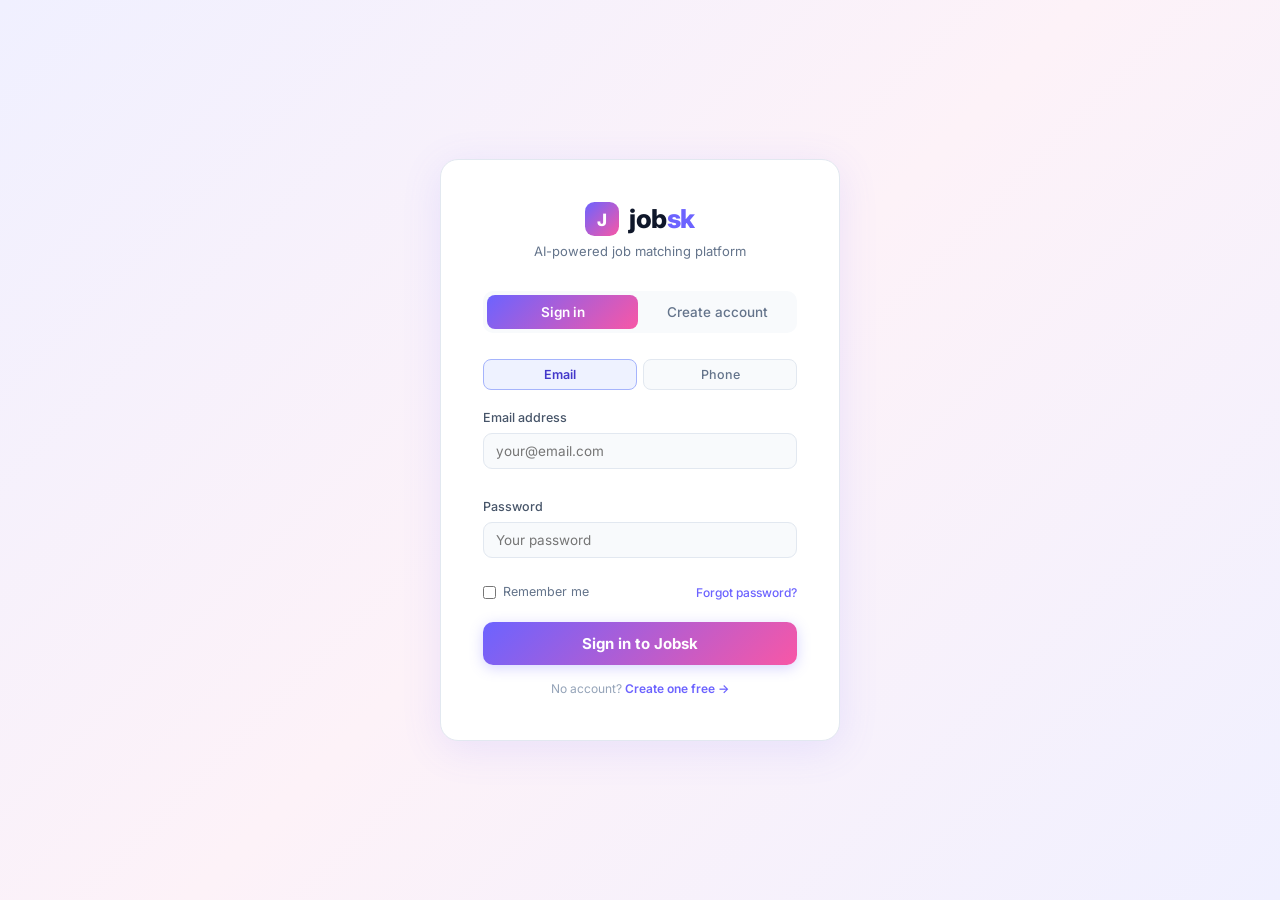
<file: public/index.html>
<!DOCTYPE html>
<html lang="en">
<head>
  <meta charset="UTF-8"/>
  <link rel="icon" href="data:image/svg+xml,%3Csvg xmlns=%27http://www.w3.org/2000/svg%27 viewBox=%270 0 100 100%27%3E%3Crect width=%27100%27 height=%27100%27 rx=%2722%27 fill=%27%236c63ff%27/%3E%3Ctext x=%2750%27 y=%2768%27 font-size=%2760%27 font-family=%27Arial,sans-serif%27 font-weight=%27700%27 fill=%27white%27 text-anchor=%27middle%27%3EJ%3C/text%3E%3C/svg%3E"/>
  <meta name="viewport" content="width=device-width, initial-scale=1.0"/>
  <title>Jobsk — AI Job Agent</title>
  <link rel="stylesheet" href="css/style.css"/>
  <link href="https://fonts.googleapis.com/css2?family=Inter:wght@300;400;500;600;700;800&family=JetBrains+Mono:wght@400;500&display=swap" rel="stylesheet"/>
  <script>
    // SESSION GUARD — redirect to login if not signed in.
    // main.js separately calls /api/auth/verify on load and signs the user
    // back out if the server no longer recognizes the token (e.g. the
    // backend's database got reset) — see loadCurrentUser() in main.js.
    if (!localStorage.getItem('jobsk_token')) {
      window.location.href = 'pages/login.html';
    }
  </script>
</head>
<body>

<!-- ═══════════════════ TOP BAR — menu button + Jobsk logo ═══════════════════ -->
<header class="app-topbar">
  <button class="menu-btn" id="menuBtn" onclick="toggleSidebar()" aria-label="Open menu" aria-expanded="false" aria-controls="sidebar">
    <svg width="22" height="22" viewBox="0 0 24 24" fill="none" stroke="currentColor" stroke-width="2" stroke-linecap="round"><line x1="3" y1="6" x2="21" y2="6"/><line x1="3" y1="12" x2="21" y2="12"/><line x1="3" y1="18" x2="21" y2="18"/></svg>
  </button>
  <div class="topbar-logo">
    <div class="logo-box">
      <svg width="30" height="30" viewBox="0 0 36 36">
        <defs><linearGradient id="lgTop" x1="0" y1="0" x2="1" y2="1"><stop offset="0%" stop-color="#6c63ff"/><stop offset="100%" stop-color="#f857a6"/></linearGradient></defs>
        <rect width="36" height="36" rx="10" fill="url(#lgTop)"/>
        <text x="18" y="25" text-anchor="middle" font-family="Inter,sans-serif" font-weight="800" font-size="18" fill="white">J</text>
      </svg>
    </div>
    <div class="logo-name">job<span>sk</span></div>
  </div>
</header>

<div class="layout">

  <!-- ═══════════════════ SIDEBAR — opens as a menu from the top-left button ═══════════════════ -->
  <div class="sidebar-backdrop" id="sidebarBackdrop" onclick="closeSidebar()"></div>
  <aside class="sidebar" id="sidebar">

    <div class="sidebar-head">
      <span class="sidebar-head-label">Menu</span>
      <button class="sidebar-close" onclick="closeSidebar()" aria-label="Close menu">✕</button>
    </div>

    <nav class="sb-nav">
      <div class="nav-group-label">Main</div>

      <button class="nav-item active" onclick="go('home',this)">
        <div class="ni-icon" style="background:#eef2ff">
          <svg width="18" height="18" viewBox="0 0 24 24" fill="none" stroke="#6c63ff" stroke-width="2"><path d="M3 9l9-7 9 7v11a2 2 0 0 1-2 2H5a2 2 0 0 1-2-2z"/><polyline points="9 22 9 12 15 12 15 22"/></svg>
        </div>
        <div class="ni-text">
          <span class="ni-label">Home</span>
          <span class="ni-sub">Dashboard overview</span>
        </div>
      </button>

      <button class="nav-item" onclick="go('search',this)">
        <div class="ni-icon" style="background:#f0fdf4">
          <svg width="18" height="18" viewBox="0 0 24 24" fill="none" stroke="#16a34a" stroke-width="2"><circle cx="11" cy="11" r="8"/><line x1="21" y1="21" x2="16.65" y2="16.65"/></svg>
        </div>
        <div class="ni-text">
          <span class="ni-label">Job Search</span>
          <span class="ni-sub">AI-powered search</span>
        </div>
      </button>

      <button class="nav-item" onclick="go('platforms',this)">
        <div class="ni-icon" style="background:#fdf4ff">
          <svg width="18" height="18" viewBox="0 0 24 24" fill="none" stroke="#9333ea" stroke-width="2"><circle cx="12" cy="12" r="10"/><line x1="2" y1="12" x2="22" y2="12"/><path d="M12 2a15.3 15.3 0 0 1 4 10 15.3 15.3 0 0 1-4 10 15.3 15.3 0 0 1-4-10 15.3 15.3 0 0 1 4-10z"/></svg>
        </div>
        <div class="ni-text">
          <span class="ni-label">Platforms</span>
          <span class="ni-sub">3 live · rest guide-only</span>
        </div>
        <span class="ni-badge purple">3</span>
      </button>

      <button class="nav-item" onclick="go('agent',this)">
        <div class="ni-icon" style="background:#fff7ed">
          <svg width="18" height="18" viewBox="0 0 24 24" fill="none" stroke="#ea580c" stroke-width="2"><rect x="3" y="11" width="18" height="11" rx="2"/><path d="M7 11V7a5 5 0 0 1 10 0v4"/><circle cx="12" cy="16" r="1" fill="#ea580c"/></svg>
        </div>
        <div class="ni-text">
          <span class="ni-label">AI Agent Chat</span>
          <span class="ni-sub">Career assistant</span>
        </div>
        <span class="ni-live">Live</span>
      </button>

      <div class="nav-group-label">Tools</div>

      <button class="nav-item" onclick="go('cv',this)">
        <div class="ni-icon" style="background:#fef9c3">
          <svg width="18" height="18" viewBox="0 0 24 24" fill="none" stroke="#ca8a04" stroke-width="2"><path d="M14 2H6a2 2 0 0 0-2 2v16a2 2 0 0 0 2 2h12a2 2 0 0 0 2-2V8z"/><polyline points="14 2 14 8 20 8"/><line x1="12" y1="18" x2="12" y2="12"/><line x1="9" y1="15" x2="15" y2="15"/></svg>
        </div>
        <div class="ni-text">
          <span class="ni-label">My CV</span>
          <span class="ni-sub">Upload and manage</span>
        </div>
      </button>

      <button class="nav-item" onclick="go('alerts',this)">
        <div class="ni-icon" style="background:#fce7f3">
          <svg width="18" height="18" viewBox="0 0 24 24" fill="none" stroke="#db2777" stroke-width="2"><path d="M18 8A6 6 0 0 0 6 8c0 7-3 9-3 9h18s-3-2-3-9"/><path d="M13.73 21a2 2 0 0 1-3.46 0"/></svg>
        </div>
        <div class="ni-text">
          <span class="ni-label">Job Alerts</span>
          <span class="ni-sub">Email &amp; SMS notifications</span>
        </div>
        <span class="ni-badge pink" id="navAlertBadge" style="display:none">0</span>
      </button>

      <button class="nav-item" onclick="go('history',this)">
        <div class="ni-icon" style="background:#eef2ff">
          <svg width="18" height="18" viewBox="0 0 24 24" fill="none" stroke="#6c63ff" stroke-width="2"><circle cx="12" cy="12" r="10"/><polyline points="12 6 12 12 16 14"/></svg>
        </div>
        <div class="ni-text">
          <span class="ni-label">Search History</span>
          <span class="ni-sub">Your past searches</span>
        </div>
      </button>

      <button class="nav-item" onclick="go('guides',this)">
        <div class="ni-icon" style="background:#ecfdf5">
          <svg width="18" height="18" viewBox="0 0 24 24" fill="none" stroke="#059669" stroke-width="2"><path d="M2 3h6a4 4 0 0 1 4 4v14a3 3 0 0 0-3-3H2z"/><path d="M22 3h-6a4 4 0 0 0-4 4v14a3 3 0 0 1 3-3h7z"/></svg>
        </div>
        <div class="ni-text">
          <span class="ni-label">Guides</span>
          <span class="ni-sub">Platform how-tos</span>
        </div>
      </button>

      <div class="nav-group-label">Account</div>

      <button class="nav-item" onclick="go('notifications',this)">
        <div class="ni-icon" style="background:#eff6ff">
          <svg width="18" height="18" viewBox="0 0 24 24" fill="none" stroke="#2563eb" stroke-width="2"><path d="M4 4h16c1.1 0 2 .9 2 2v12c0 1.1-.9 2-2 2H4c-1.1 0-2-.9-2-2V6c0-1.1.9-2 2-2z"/><polyline points="22,6 12,13 2,6"/></svg>
        </div>
        <div class="ni-text">
          <span class="ni-label">Notifications</span>
          <span class="ni-sub" id="navNotifSub">0 new</span>
        </div>
        <span class="ni-badge blue" id="navNotifBadge" style="display:none">0</span>
      </button>

      <button class="nav-item" onclick="go('settings',this)">
        <div class="ni-icon" style="background:#f8fafc">
          <svg width="18" height="18" viewBox="0 0 24 24" fill="none" stroke="#64748b" stroke-width="2"><circle cx="12" cy="12" r="3"/><path d="M19.4 15a1.65 1.65 0 0 0 .33 1.82l.06.06a2 2 0 0 1-2.83 2.83l-.06-.06a1.65 1.65 0 0 0-1.82-.33 1.65 1.65 0 0 0-1 1.51V21a2 2 0 0 1-4 0v-.09A1.65 1.65 0 0 0 9 19.4a1.65 1.65 0 0 0-1.82.33l-.06.06a2 2 0 0 1-2.83-2.83l.06-.06A1.65 1.65 0 0 0 4.68 15a1.65 1.65 0 0 0-1.51-1H3a2 2 0 0 1 0-4h.09A1.65 1.65 0 0 0 4.6 9a1.65 1.65 0 0 0-.33-1.82l-.06-.06a2 2 0 0 1 2.83-2.83l.06.06A1.65 1.65 0 0 0 9 4.68a1.65 1.65 0 0 0 1-1.51V3a2 2 0 0 1 4 0v.09a1.65 1.65 0 0 0 1 1.51 1.65 1.65 0 0 0 1.82-.33l.06-.06a2 2 0 0 1 2.83 2.83l-.06.06A1.65 1.65 0 0 0 19.4 9a1.65 1.65 0 0 0 1.51 1H21a2 2 0 0 1 0 4h-.09a1.65 1.65 0 0 0-1.51 1z"/></svg>
        </div>
        <div class="ni-text">
          <span class="ni-label">Settings</span>
          <span class="ni-sub">Profile and preferences</span>
        </div>
      </button>

    </nav>

    <div class="sb-user">
      <div class="user-row">
        <div class="user-av" id="userAvatar">··</div>
        <div class="user-info">
          <div class="user-name" id="userName">Loading…</div>
          <div class="user-email" id="userEmail"></div>
        </div>
        <button class="user-more" onclick="toggleUserMenu()">⋯</button>
      </div>
      <div class="user-dropdown" id="userDropdown" style="display:none">
        <button onclick="go('settings',document.querySelector('[onclick*=settings]'))">⚙️ Settings</button>
        <button onclick="signOut()">🚪 Sign out</button>
      </div>
    </div>

  </aside>

  <!-- ═══════════════════ MAIN 70% ═══════════════════ -->
  <main class="main">

    <!-- ── HOME ── -->
    <div class="screen active" id="s-home">
      <div class="page-head">
        <div><h1 id="homeGreeting">Good morning 👋</h1><p id="homeSub">Your agent checks for new matches every minute</p></div>
        <button class="btn-primary" onclick="go('search',document.querySelector('[onclick*=\"search\"]'))">Find jobs now</button>
      </div>
      <div class="stat-row">
        <div class="scard"><div class="scard-icon" style="background:#eef2ff;color:#6c63ff"><svg width="20" height="20" viewBox="0 0 24 24" fill="none" stroke="currentColor" stroke-width="2"><path d="M22 16.92v3a2 2 0 0 1-2.18 2 19.79 19.79 0 0 1-8.63-3.07A19.5 19.5 0 0 1 4.69 12 19.79 19.79 0 0 1 1.61 3.35a2 2 0 0 1 1.8-2.15h3a2 2 0 0 1 2 1.72c.127.96.361 1.903.7 2.81a2 2 0 0 1-.45 2.11L7.91 8a16 16 0 0 0 8.09 8.09l.61-.61a2 2 0 0 1 2.11-.45c.907.339 1.85.573 2.81.7A2 2 0 0 1 22 16.92z"/></svg></div><div class="scard-val" style="color:#6c63ff" id="statSearches">0</div><div class="scard-label">Searches run</div><div class="scard-trend">All-time, this account</div></div>
        <div class="scard"><div class="scard-icon" style="background:#f0fdf4;color:#16a34a"><svg width="20" height="20" viewBox="0 0 24 24" fill="none" stroke="currentColor" stroke-width="2"><circle cx="12" cy="12" r="10"/><line x1="2" y1="12" x2="22" y2="12"/><path d="M12 2a15.3 15.3 0 0 1 4 10 15.3 15.3 0 0 1-4 10 15.3 15.3 0 0 1-4-10 15.3 15.3 0 0 1 4-10z"/></svg></div><div class="scard-val" style="color:#16a34a" id="statSources">3</div><div class="scard-label">Live sources connected</div><div class="scard-trend">Remotive, RemoteOK, Arbeitnow</div></div>
        <div class="scard"><div class="scard-icon" style="background:#fce7f3;color:#db2777"><svg width="20" height="20" viewBox="0 0 24 24" fill="none" stroke="currentColor" stroke-width="2"><path d="M4 4h16c1.1 0 2 .9 2 2v12c0 1.1-.9 2-2 2H4c-1.1 0-2-.9-2-2V6c0-1.1.9-2 2-2z"/><polyline points="22,6 12,13 2,6"/></svg></div><div class="scard-val" style="color:#db2777" id="statNotifs">0</div><div class="scard-label">Notifications</div><div class="scard-trend" id="statNotifsSub">Unread</div></div>
        <div class="scard"><div class="scard-icon" style="background:#fef9c3;color:#ca8a04"><svg width="20" height="20" viewBox="0 0 24 24" fill="none" stroke="currentColor" stroke-width="2"><polygon points="12 2 15.09 8.26 22 9.27 17 14.14 18.18 21.02 12 17.77 5.82 21.02 7 14.14 2 9.27 8.91 8.26 12 2"/></svg></div><div class="scard-val" style="color:#ca8a04" id="statMatch">—</div><div class="scard-label">CV match readiness</div><div class="scard-trend" id="statMatchSub">Upload a CV to see this</div></div>
      </div>
      <div class="agent-banner">
        <div class="agent-banner-l"><div class="agent-pulse-dot"></div><div><div class="ab-title">Agent is running</div><div class="ab-sub">Checking Remotive, RemoteOK and Arbeitnow for new matches every minute — even when this tab is closed, as long as the backend server is running (see README)</div></div></div>
        <div class="ab-timer" id="timer">Next scan in 0:60</div>
      </div>
      <div class="sec-title">Recent job matches</div>
      <div class="job-list" id="homeJobs"></div>
    </div>

    <!-- ── SEARCH ── -->
    <div class="screen" id="s-search">
      <div class="page-head">
        <div><h1>Job Search</h1><p>Pick platforms, set filters, run the ML agent</p></div>
      </div>
      <div class="engine">
        <div class="eblock">
          <div class="eblock-label"><svg width="15" height="15" viewBox="0 0 24 24" fill="none" stroke="currentColor" stroke-width="2"><circle cx="12" cy="12" r="10"/><line x1="2" y1="12" x2="22" y2="12"/><path d="M12 2a15.3 15.3 0 0 1 4 10 15.3 15.3 0 0 1-4 10 15.3 15.3 0 0 1-4-10 15.3 15.3 0 0 1 4-10z"/></svg> Select sources <button class="sel-all" id="selAllBtn" onclick="selectAll()">Select all</button></div>
          <div class="ppicker" id="ppicker">
            <label class="pp"><input type="checkbox" value="remotive" checked onchange="countPlatforms()"><div class="pp-in"><div class="pp-logo" style="background:#7c3aed">Re</div><span>Remotive</span></div></label>
            <label class="pp"><input type="checkbox" value="remoteok" checked onchange="countPlatforms()"><div class="pp-in"><div class="pp-logo" style="background:#111827">OK</div><span>RemoteOK</span></div></label>
            <label class="pp"><input type="checkbox" value="arbeitnow" checked onchange="countPlatforms()"><div class="pp-in"><div class="pp-logo" style="background:#0ea5e9">Ar</div><span>Arbeitnow</span></div></label>
          </div>
          <div class="pcount" id="pcount">3 sources selected</div>
          <p style="font-size:11.5px;color:#94a3b8;margin-top:8px">These are the only platforms with real, free, publicly available job-search APIs — see the Platforms tab and README for why Upwork, Fiverr, and LinkedIn aren't included here.</p>
        </div>
        <div class="eblock">
          <div class="eblock-label"><svg width="15" height="15" viewBox="0 0 24 24" fill="none" stroke="currentColor" stroke-width="2"><circle cx="12" cy="12" r="10"/><polyline points="12 6 12 12 16 14"/></svg> Hours per week</div>
          <div class="tgroup" id="hg"><button class="tbtn on" onclick="tgl(this,'hg')">Any</button><button class="tbtn" onclick="tgl(this,'hg')">Under 10h</button><button class="tbtn" onclick="tgl(this,'hg')">10–20h</button><button class="tbtn" onclick="tgl(this,'hg')">20–40h</button><button class="tbtn" onclick="tgl(this,'hg')">Full-time 40h+</button></div>
        </div>
        <div class="eblock">
          <div class="eblock-label"><svg width="15" height="15" viewBox="0 0 24 24" fill="none" stroke="currentColor" stroke-width="2"><line x1="8" y1="6" x2="21" y2="6"/><line x1="8" y1="12" x2="21" y2="12"/><line x1="8" y1="18" x2="21" y2="18"/><line x1="3" y1="6" x2="3.01" y2="6"/><line x1="3" y1="12" x2="3.01" y2="12"/><line x1="3" y1="18" x2="3.01" y2="18"/></svg> Job type</div>
          <div class="tgroup" id="jg"><button class="tbtn on" onclick="tgl(this,'jg')">All types</button><button class="tbtn" onclick="tgl(this,'jg')">Hourly</button><button class="tbtn" onclick="tgl(this,'jg')">Fixed price</button><button class="tbtn" onclick="tgl(this,'jg')">Full-time</button><button class="tbtn" onclick="tgl(this,'jg')">Remote only</button></div>
        </div>
        <div class="eblock">
          <div class="eblock-label"><svg width="15" height="15" viewBox="0 0 24 24" fill="none" stroke="currentColor" stroke-width="2"><line x1="12" y1="1" x2="12" y2="23"/><path d="M17 5H9.5a3.5 3.5 0 0 0 0 7h5a3.5 3.5 0 0 1 0 7H6"/></svg> Rate range ($/hr)</div>
          <div class="rate-wrap"><input type="range" class="rslider" id="rmin" min="5" max="300" value="10" step="5" oninput="updRate()"/><input type="range" class="rslider" id="rmax" min="5" max="300" value="100" step="5" oninput="updRate()"/><div class="rate-val" id="rval">$10 — $100/hr</div></div>
        </div>
        <div class="eblock">
          <div class="eblock-label"><svg width="15" height="15" viewBox="0 0 24 24" fill="none" stroke="currentColor" stroke-width="2"><circle cx="11" cy="11" r="8"/><line x1="21" y1="21" x2="16.65" y2="16.65"/></svg> Describe your skills or the job you want</div>
          <div class="search-row-wrap"><input type="text" class="search-big" id="sq" placeholder="e.g.  Python developer, machine learning, data science..." onkeypress="if(event.key==='Enter')doSearch()"/><button class="btn-search" onclick="doSearch()">Search</button></div>
          <div class="qtags"><span class="qt" onclick="qs('Python developer')">Python</span><span class="qt" onclick="qs('Machine learning engineer')">ML Engineer</span><span class="qt" onclick="qs('Web designer')">Web Design</span><span class="qt" onclick="qs('Data scientist')">Data Science</span><span class="qt" onclick="qs('Content writer')">Writing</span><span class="qt" onclick="qs('Video editor')">Video Editing</span><span class="qt" onclick="qs('Mobile app developer')">Mobile Dev</span><span class="qt" onclick="qs('AI chatbot developer')">AI/Chatbot</span></div>
        </div>
        <div class="eblock">
          <div class="eblock-label"><svg width="15" height="15" viewBox="0 0 24 24" fill="none" stroke="currentColor" stroke-width="2"><path d="M21 15v4a2 2 0 0 1-2 2H5a2 2 0 0 1-2-2v-4"/><polyline points="17 8 12 3 7 8"/><line x1="12" y1="3" x2="12" y2="15"/></svg> Upload CV — ML extracts skills automatically</div>
          <div class="cv-drop" id="cvDrop" onclick="document.getElementById('cvf').click()" ondragover="event.preventDefault();this.classList.add('dv')" ondragleave="this.classList.remove('dv')" ondrop="cvDropHandler(event)">
            <div class="cv-drop-icon"><svg width="32" height="32" viewBox="0 0 24 24" fill="none" stroke="#6c63ff" stroke-width="1.5"><path d="M14 2H6a2 2 0 0 0-2 2v16a2 2 0 0 0 2 2h12a2 2 0 0 0 2-2V8z"/><polyline points="14 2 14 8 20 8"/><line x1="12" y1="18" x2="12" y2="12"/><line x1="9" y1="15" x2="15" y2="15"/></svg></div>
            <div class="cv-drop-t">Drop CV here or click to upload</div>
            <div class="cv-drop-s">PDF, DOCX, TXT — skills extracted automatically</div>
            <input type="file" id="cvf" accept=".pdf,.docx,.txt" style="display:none" onchange="cvHandler(event)"/>
          </div>
        </div>
        <button class="run-btn" onclick="doSearch()">🤖 Run ML Agent Search <span class="run-key">Enter ↵</span></button>
        <div id="results" style="display:none"><div class="res-hdr">Found <strong id="rcnt">0</strong> matching jobs</div><div class="job-list" id="rlist"></div></div>
      </div>
    </div>

    <!-- ── PLATFORMS ── -->
    <div class="screen" id="s-platforms">
      <div class="page-head">
        <div><h1>Platforms</h1><p>3 connected with live data · others are guide-only — see why below</p></div>
        <div class="filter-row"><button class="ftab on" onclick="fp('all',this)">All</button><button class="ftab" onclick="fp('live',this)">Live data</button><button class="ftab" onclick="fp('guide',this)">Guide only</button></div>
      </div>
      <p style="font-size:12.5px;color:#94a3b8;margin:-6px 0 16px;max-width:640px">Upwork, Fiverr, LinkedIn, Freelancer, Indeed, Toptal, Guru and Wellfound don't offer free, instant public APIs for reading their job listings — most require an approved partner relationship, and Fiverr has no public API at all. For those, this app gives you real strategy guides (see the Guides tab) instead of pretending to scan them live.</p>
      <div class="pgrid" id="pgrid">
        <div class="pcard" data-c="live"><div class="pc-top"><div class="pc-logo" style="background:linear-gradient(135deg,#7c3aed,#5b21b6)">Re</div><div class="pc-info"><div class="pc-name">Remotive</div><div class="pc-type">Remote job board</div></div><div class="pc-right"><div class="pc-jobs">Free API</div><div class="pc-live">Live</div></div></div><p class="pc-desc">Real, free, keyless API. The agent queries this directly for remote and freelance-friendly roles.</p></div>
        <div class="pcard" data-c="live"><div class="pc-top"><div class="pc-logo" style="background:linear-gradient(135deg,#111827,#374151)">OK</div><div class="pc-info"><div class="pc-name">RemoteOK</div><div class="pc-type">Remote job board</div></div><div class="pc-right"><div class="pc-jobs">Free API</div><div class="pc-live">Live</div></div></div><p class="pc-desc">Real, free, keyless API covering remote tech roles with tags and salary ranges.</p></div>
        <div class="pcard" data-c="live"><div class="pc-top"><div class="pc-logo" style="background:linear-gradient(135deg,#0ea5e9,#0369a1)">Ar</div><div class="pc-info"><div class="pc-name">Arbeitnow</div><div class="pc-type">Job board</div></div><div class="pc-right"><div class="pc-jobs">Free API</div><div class="pc-live">Live</div></div></div><p class="pc-desc">Real, free, keyless API with a mix of remote and on-site listings, many freelance-friendly.</p></div>
        <div class="pcard" data-c="guide"><div class="pc-top"><div class="pc-logo" style="background:linear-gradient(135deg,#6fda44,#4a9e2a)">U</div><div class="pc-info"><div class="pc-name">Upwork</div><div class="pc-type">Freelancing</div></div><div class="pc-right"><div class="pc-jobs">No public API</div><div class="pc-live" style="background:#f1f5f9;color:#64748b">Guide only</div></div></div><p class="pc-desc">Requires approved partner/agency access to search jobs via API. See the Upwork guide for how to win work there manually.</p></div>
        <div class="pcard" data-c="guide"><div class="pc-top"><div class="pc-logo" style="background:linear-gradient(135deg,#1dbf73,#0f9f5b)">F</div><div class="pc-info"><div class="pc-name">Fiverr</div><div class="pc-type">Gig marketplace</div></div><div class="pc-right"><div class="pc-jobs">No public API</div><div class="pc-live" style="background:#f1f5f9;color:#64748b">Guide only</div></div></div><p class="pc-desc">Fiverr has no public API for gigs or buyer requests. See the Fiverr guide instead.</p></div>
        <div class="pcard" data-c="guide"><div class="pc-top"><div class="pc-logo" style="background:linear-gradient(135deg,#0a66c2,#064e96)">in</div><div class="pc-info"><div class="pc-name">LinkedIn</div><div class="pc-type">Professional network</div></div><div class="pc-right"><div class="pc-jobs">Partner API only</div><div class="pc-live" style="background:#f1f5f9;color:#64748b">Guide only</div></div></div><p class="pc-desc">Jobs API access requires LinkedIn's partner approval process. See the LinkedIn guide instead.</p></div>
        <div class="pcard" data-c="guide"><div class="pc-top"><div class="pc-logo" style="background:linear-gradient(135deg,#29b2fe,#0080cc)">Fr</div><div class="pc-info"><div class="pc-name">Freelancer.com</div><div class="pc-type">Project bidding</div></div><div class="pc-right"><div class="pc-jobs">Limited API</div><div class="pc-live" style="background:#f1f5f9;color:#64748b">Guide only</div></div></div><p class="pc-desc">Has an API, but it's built for their own affiliates with restricted access — not open project search.</p></div>
        <div class="pcard" data-c="guide"><div class="pc-top"><div class="pc-logo" style="background:linear-gradient(135deg,#003a9b,#001f66)">In</div><div class="pc-info"><div class="pc-name">Indeed</div><div class="pc-type">Job board</div></div><div class="pc-right"><div class="pc-jobs">Publisher program</div><div class="pc-live" style="background:#f1f5f9;color:#64748b">Guide only</div></div></div><p class="pc-desc">Indeed's Publisher API requires application/approval; not wired in by default here.</p></div>
        <div class="pcard" data-c="guide"><div class="pc-top"><div class="pc-logo" style="background:linear-gradient(135deg,#204ecf,#1a3fa8)">To</div><div class="pc-info"><div class="pc-name">Toptal</div><div class="pc-type">Elite talent</div></div><div class="pc-right"><div class="pc-jobs">No public API</div><div class="pc-live" style="background:#f1f5f9;color:#64748b">Guide only</div></div></div><p class="pc-desc">Toptal is invite/screening-based with no public job-search API.</p></div>
      </div>
    </div>

    <!-- ── AI AGENT ── -->
    <div class="screen" id="s-agent">
      <div class="page-head"><div><h1>AI Agent Chat</h1><p>Ask anything about jobs, platforms, CVs and proposals — 24/7</p></div><button class="btn-outline" onclick="clearChat()">Clear chat</button></div>
      <div class="chat-layout">
        <div class="chat-topics">
          <div class="ct-label">Quick topics</div>
          <button class="ctbtn" onclick="askT('How do I get my first job on Upwork?')"><span class="ctd" style="background:#6fda44"></span>Get started on Upwork</button>
          <button class="ctbtn" onclick="askT('How do I create a winning Fiverr gig?')"><span class="ctd" style="background:#1dbf73"></span>Create a Fiverr gig</button>
          <button class="ctbtn" onclick="askT('How do I optimise my LinkedIn profile?')"><span class="ctd" style="background:#0a66c2"></span>LinkedIn profile tips</button>
          <button class="ctbtn" onclick="askT('How do I make a great CV?')"><span class="ctd" style="background:#7c3aed"></span>Write a great CV</button>
          <button class="ctbtn" onclick="askT('How do I write a winning proposal?')"><span class="ctd" style="background:#f857a6"></span>Write winning proposals</button>
          <button class="ctbtn" onclick="askT('What freelance rate should I charge?')"><span class="ctd" style="background:#f59e0b"></span>Set my freelance rate</button>
          <button class="ctbtn" onclick="askT('Find me remote Python developer jobs now')"><span class="ctd" style="background:#22c55e"></span>Find matching jobs</button>
          <button class="ctbtn" onclick="askT('How does the ML job matching work?')"><span class="ctd" style="background:#06b6d4"></span>How ML matching works</button>
        </div>
        <div class="chat-window">
          <div class="cw-header"><div class="cw-av">🤖</div><div class="cw-av-info"><div class="cw-name">Jobsk AI Agent</div><div class="cw-status"><span class="online-dot"></span>Online</div></div></div>
          <div class="chat-msgs" id="chatMsgs"><div class="cmsg bot"><div class="cmsg-bbl">Hi! I'm the Jobsk AI agent. I can help you find jobs, improve your CV, write better proposals, and give detailed tips on every major freelancing platform.<br/><br/>What would you like help with today?</div></div></div>
          <div class="chat-inp-row"><input type="text" class="chat-inp" id="chatInp" placeholder="Ask anything about jobs, platforms, or your career..." onkeypress="if(event.key==='Enter')sendChat()"/><button class="chat-send" onclick="sendChat()"><svg width="17" height="17" viewBox="0 0 24 24" fill="none" stroke="currentColor" stroke-width="2.5"><path d="m22 2-7 20-4-9-9-4 20-7z"/></svg></button></div>
        </div>
      </div>
    </div>

    <!-- ── CV ── -->
    <div class="screen" id="s-cv">
      <div class="page-head"><div><h1>My CV</h1><p>Upload your CV — real PDF/DOCX/TXT reading + TF-IDF skill matching, not a canned demo</p></div></div>
      <div class="cv-zone" id="cvZone" onclick="document.getElementById('cvMain').click()" ondragover="event.preventDefault();this.classList.add('dv')" ondragleave="this.classList.remove('dv')" ondrop="cvMainDrop(event)">
        <div class="cvz-icon"><svg width="40" height="40" viewBox="0 0 24 24" fill="none" stroke="#6c63ff" stroke-width="1.5"><path d="M14 2H6a2 2 0 0 0-2 2v16a2 2 0 0 0 2 2h12a2 2 0 0 0 2-2V8z"/><polyline points="14 2 14 8 20 8"/><line x1="12" y1="18" x2="12" y2="12"/><line x1="9" y1="15" x2="15" y2="15"/></svg></div>
        <div class="cvz-t">Drop your CV here or click to upload</div>
        <div class="cvz-s">PDF, DOCX, or TXT — skills are extracted and saved to your account</div>
        <input type="file" id="cvMain" accept=".pdf,.docx,.txt" style="display:none" onchange="cvMainFile(event)"/>
      </div>
      <div class="sec-title">Skills detected from your CV</div>
      <div class="skills-row" id="cvSkillsRow">
        <span class="sk" style="background:#f1f5f9;color:#64748b">No CV uploaded yet</span>
      </div>
      <div class="sec-title">Match score</div>
      <div class="score-box">
        <div class="score-top"><span>Overall match quality</span><span class="score-num" id="cvScoreNum">—</span></div>
        <div class="score-bar"><div class="score-fill" id="cvScoreFill" style="width:0%"></div></div>
        <p class="score-tip" id="cvScoreTip">Upload a CV above to see your real skill count and match readiness.</p>
      </div>
    </div>

    <!-- ── ALERTS ── -->
    <div class="screen" id="s-alerts">
      <div class="page-head"><div><h1>Job Alerts</h1><p>Real email (and optional SMS) notifications sent by the background agent — even when this app is closed, as long as the backend server is running (see README)</p></div></div>
      <div class="block-card">
        <div class="sec-title">Alert settings</div>
        <div class="form-2col">
          <div class="fg"><label class="fl">Alert keywords</label><input class="fi" id="setAlertKeywords" placeholder="Python, Machine Learning, Data Science"/></div>
          <div class="fg"><label class="fl">Minimum rate ($/hr)</label><input class="fi" id="setAlertMinRate" type="number" value="0"/></div>
          <div class="fg"><label class="fl">Alerts enabled</label>
            <select class="fi" id="setAlertEnabled"><option value="true">On — email me new matches</option><option value="false">Off</option></select>
          </div>
          <div class="fg"><label class="fl">Also text me (optional)</label>
            <select class="fi" id="setAlertSms"><option value="false">Off</option><option value="true">On — see Twilio/carrier setup in README</option></select>
          </div>
          <div class="fg"><label class="fl">Phone for SMS</label><input class="fi" id="setAlertPhone" placeholder="+1 555 123 4567"/></div>
        </div>
        <button class="btn-primary" onclick="saveAlertSettings()">Save alert settings</button>
      </div>
      <div class="sec-title" style="margin-top:28px">Recent notifications</div>
      <div class="alert-list" id="alertList">
        <div class="alert-row"><div class="al-info"><div class="al-title">No alerts sent yet</div><div class="al-meta">Upload a CV and enable alerts to get started</div></div></div>
      </div>
    </div>

    <!-- ── GUIDES ── -->
    <div class="screen" id="s-guides">
      <div class="page-head"><div><h1>Platform Guides</h1><p>Complete step-by-step guides to getting hired on every major platform</p></div></div>
      <div class="guides-grid">
        <div class="gcard" onclick="openGuide('fiverr')"><div class="gbar" style="background:#1dbf73"></div><div class="gbody"><div class="glogo" style="background:#1dbf73">F</div><span class="gtag" style="background:#dcfce7;color:#166534">Fiverr</span><h3>Getting started on Fiverr</h3><p>Create your first gig, price it right, win your first order — complete guide</p><div class="gfooter"><span>📖 8 min</span><span class="gpop">⭐ Most popular</span></div><div class="gread">Read full guide →</div></div></div>
        <div class="gcard" onclick="openGuide('upwork')"><div class="gbar" style="background:#6fda44"></div><div class="gbody"><div class="glogo" style="background:#6fda44">U</div><span class="gtag" style="background:#f0fdf4;color:#15803d">Upwork</span><h3>Winning on Upwork</h3><p>Proposals that win, rates that get accepted, how to land your first contract</p><div class="gfooter"><span>📖 10 min</span><span class="gpop">🔥 Trending</span></div><div class="gread">Read full guide →</div></div></div>
        <div class="gcard" onclick="openGuide('linkedin')"><div class="gbar" style="background:#0a66c2"></div><div class="gbody"><div class="glogo" style="background:#0a66c2">in</div><span class="gtag" style="background:#eff6ff;color:#1d4ed8">LinkedIn</span><h3>Getting hired on LinkedIn</h3><p>Profile optimisation, recruiter outreach, turning views into interviews</p><div class="gfooter"><span>📖 7 min</span></div><div class="gread">Read full guide →</div></div></div>
        <div class="gcard" onclick="openGuide('freelancer')"><div class="gbar" style="background:#29b2fe"></div><div class="gbody"><div class="glogo" style="background:#29b2fe">Fr</div><span class="gtag" style="background:#f0f9ff;color:#0369a1">Freelancer</span><h3>Freelancer.com success</h3><p>Bidding strategy, winning contests, building your review base from zero</p><div class="gfooter"><span>📖 6 min</span></div><div class="gread">Read full guide →</div></div></div>
        <div class="gcard" onclick="openGuide('cv')"><div class="gbar" style="background:#7c3aed"></div><div class="gbody"><div class="glogo" style="background:#7c3aed">CV</div><span class="gtag" style="background:#f5f3ff;color:#6d28d9">CV Tips</span><h3>Make a perfect CV</h3><p>What ML reads, what to include, the format that wins interviews</p><div class="gfooter"><span>📖 5 min</span></div><div class="gread">Read full guide →</div></div></div>
        <div class="gcard" onclick="openGuide('proposal')"><div class="gbar" style="background:#f857a6"></div><div class="gbody"><div class="glogo" style="background:#f857a6">✍</div><span class="gtag" style="background:#fdf2f8;color:#9d174d">Proposals</span><h3>Write winning proposals</h3><p>Templates, examples, the exact structure that makes clients reply</p><div class="gfooter"><span>📖 6 min</span></div><div class="gread">Read full guide →</div></div></div>
      </div>
    </div>

    <!-- ── NOTIFICATIONS ── -->
    <div class="screen" id="s-notifications">
      <div class="page-head"><div><h1>Notifications</h1><p id="notifSubHead">Real events from your account — CV analysis, new matches, alerts sent</p></div><button class="btn-outline" onclick="markAllRead()">Mark all read</button></div>
      <div class="notif-list" id="notifList">
        <div class="nitem"><div class="ni-body"><div class="ni-t">No notifications yet</div><div class="ni-p">Upload a CV and run a search to start generating real activity here.</div></div></div>
      </div>
    </div>

    <!-- ── SETTINGS ── -->
    <div class="screen" id="s-settings">
      <div class="page-head"><div><h1>Settings</h1><p>Manage your profile, agent preferences, and connected accounts</p></div></div>
      <div class="settings-grid">
        <div class="block-card">
          <div class="sec-title">Profile</div>
          <div class="fg"><label class="fl">Full name</label><input class="fi" id="setName"/></div>
          <div class="fg"><label class="fl">Email address</label><input class="fi" id="setEmail" type="email"/></div>
          <div class="fg"><label class="fl">Skills</label><input class="fi" id="setSkills" placeholder="Python, Machine Learning, Data Science"/></div>
          <div class="fg"><label class="fl">New password</label><input class="fi" id="setPassword" type="password" placeholder="Leave blank to keep current"/></div>
          <button class="btn-primary" onclick="saveProfile()">Save profile</button>
        </div>
        <div class="block-card">
          <div class="sec-title">Agent preferences</div>
          <div class="fg"><label class="fl">Minimum rate ($/hr)</label><input class="fi" id="setAgentMinRate" type="number" value="0"/></div>
          <div class="fg"><label class="fl">Preferred job type</label>
            <select class="fi" id="setAgentJobType">
              <option value="all">All types</option>
              <option value="remote">Remote only</option>
              <option value="hourly">Hourly</option>
              <option value="fixed">Fixed price</option>
              <option value="full-time">Full-time</option>
            </select>
          </div>
          <div class="fg"><label class="fl">Scan frequency (minutes)</label><input class="fi" id="setScanMinutes" type="number" min="1" value="1"/></div>
          <button class="btn-primary" onclick="saveAgentPrefs()">Save agent settings</button>
        </div>
      </div>
    </div>

    <!-- ── SEARCH HISTORY ── -->
    <div class="screen" id="s-history">
      <div class="page-head"><div><h1>Search History</h1><p>Every search you've made, saved automatically to your account</p></div><button class="btn-outline" onclick="clearHistory()">Clear history</button></div>
      <div class="history-list" id="historyList">
        <div class="hist-row"><div class="hist-info"><div class="hist-query">No searches yet</div><div class="hist-meta">Run a search to see it appear here</div></div></div>
      </div>
    </div>

  </main>
</div>

<!-- GUIDE MODAL -->
<div class="modal" id="modal" onclick="closeModal(event)"><div class="modal-box"><button class="modal-x" onclick="closeModalDirect()">✕</button><div id="modal-body"></div></div></div>

<!-- TOAST -->
<div class="toasts" id="toasts"></div>

<script src="js/config.js"></script>
<script src="js/main.js"></script>
</body>
</html>
</file>
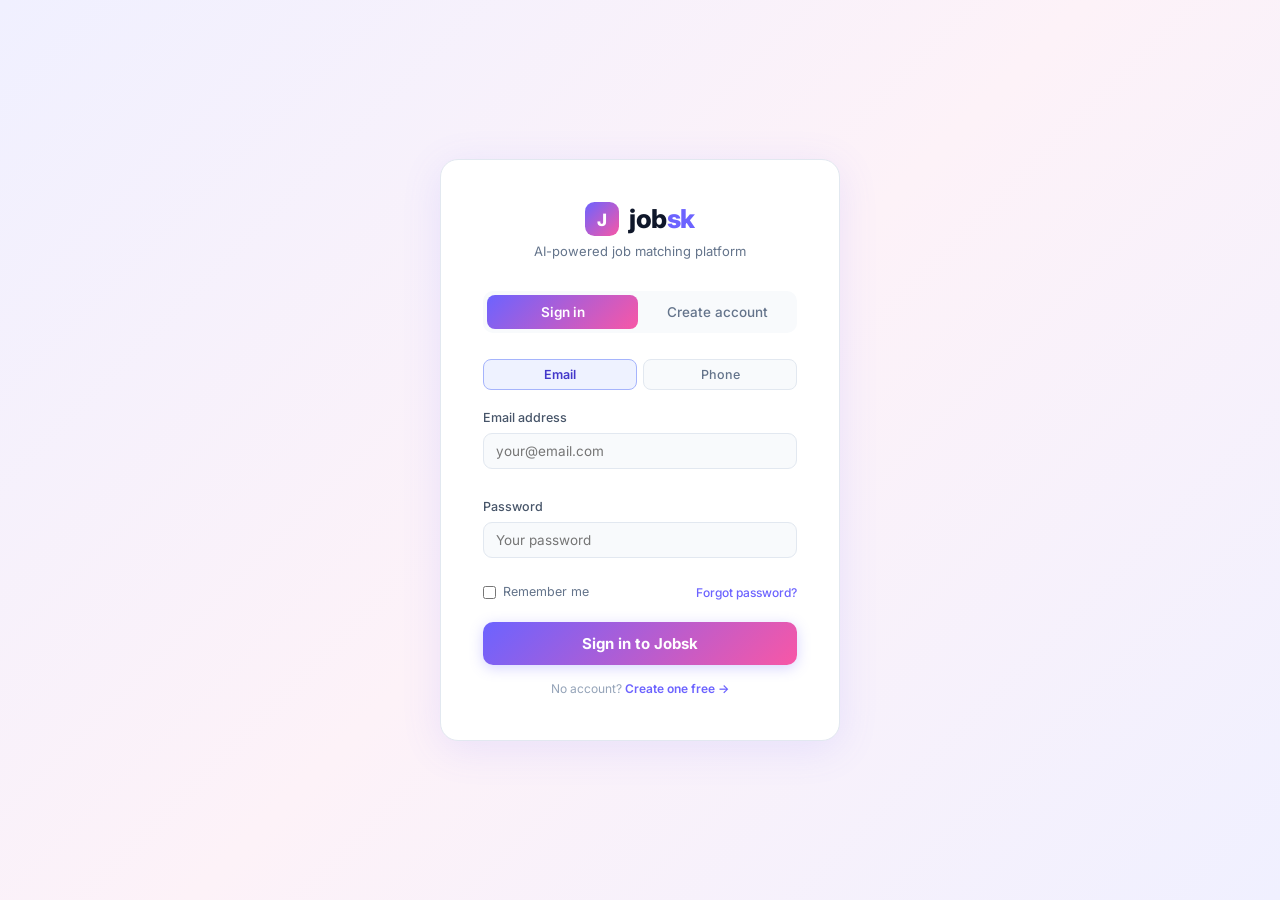
<file: public/pages/login.html>
<!DOCTYPE html>
<html lang="en">
<head>
  <meta charset="UTF-8"/>
  <link rel="icon" href="data:image/svg+xml,%3Csvg xmlns=%27http://www.w3.org/2000/svg%27 viewBox=%270 0 100 100%27%3E%3Crect width=%27100%27 height=%27100%27 rx=%2722%27 fill=%27%236c63ff%27/%3E%3Ctext x=%2750%27 y=%2768%27 font-size=%2760%27 font-family=%27Arial,sans-serif%27 font-weight=%27700%27 fill=%27white%27 text-anchor=%27middle%27%3EJ%3C/text%3E%3C/svg%3E"/>
  <meta name="viewport" content="width=device-width, initial-scale=1.0"/>
  <title>Sign In — Jobsk</title>
  <link rel="stylesheet" href="../css/style.css"/>
  <link href="https://fonts.googleapis.com/css2?family=Inter:wght@400;500;600;700;800&display=swap" rel="stylesheet"/>
  <style>body{overflow:auto;height:auto}</style>
</head>
<body>

<div class="auth-wrap">
  <div class="auth-card">

    <div class="auth-logo-area">
      <div class="auth-logo-row">
        <div class="logo-box">
          <svg width="34" height="34" viewBox="0 0 36 36">
            <defs><linearGradient id="lgAuth" x1="0" y1="0" x2="1" y2="1"><stop offset="0%" stop-color="#6c63ff"/><stop offset="100%" stop-color="#f857a6"/></linearGradient></defs>
            <rect width="36" height="36" rx="10" fill="url(#lgAuth)"/>
            <text x="18" y="25" text-anchor="middle" font-family="Inter,sans-serif" font-weight="800" font-size="18" fill="white">J</text>
          </svg>
        </div>
        <div class="logo-name">job<span>sk</span></div>
      </div>
      <p>AI-powered job matching platform</p>
    </div>

    <div class="auth-tabs">
      <button class="auth-tab active" id="tabSignin" onclick="showTab('signin')">Sign in</button>
      <button class="auth-tab" id="tabSignup" onclick="showTab('signup')">Create account</button>
    </div>

    <div class="auth-msg error" id="authError"></div>
    <div class="auth-msg success" id="authSuccess"></div>

    <!-- ════════ SIGN IN FORM ════════ -->
    <div id="formSignin">
      <div class="auth-form">
        <div class="login-method-tabs">
          <button class="lm-tab active" onclick="setLoginMethod('email',this)">Email</button>
          <button class="lm-tab" onclick="setLoginMethod('phone',this)">Phone</button>
        </div>

        <div class="fg" id="siEmailGroup">
          <label class="fl">Email address</label>
          <input class="fi" type="email" id="siEmail" placeholder="your@email.com"/>
        </div>
        <div class="fg" id="siPhoneGroup" style="display:none">
          <label class="fl">Phone number</label>
          <input class="fi" type="tel" id="siPhone" placeholder="+92 300 1234567"/>
        </div>
        <div class="fg">
          <label class="fl">Password</label>
          <input class="fi" type="password" id="siPassword" placeholder="Your password"/>
        </div>
        <div class="fg-row">
          <label class="checkbox-row"><input type="checkbox" id="rememberMe"/> Remember me</label>
          <a class="forgot-link" onclick="forgotPassword()">Forgot password?</a>
        </div>
        <button class="auth-submit" onclick="doSignIn()">Sign in to Jobsk</button>
        <p style="text-align:center;font-size:12px;color:#94a3b8">
          No account? <a onclick="showTab('signup')" style="color:#6c63ff;cursor:pointer;font-weight:600">Create one free →</a>
        </p>
      </div>
    </div>

    <!-- ════════ SIGN UP FORM ════════ -->
    <div id="formSignup" style="display:none">
      <div class="auth-form">
        <div class="fg">
          <label class="fl">Full name</label>
          <input class="fi" type="text" id="suName" placeholder="Your full name"/>
        </div>

        <div class="fg-2col">
          <div class="fg">
            <label class="fl">Email address</label>
            <input class="fi" type="email" id="suEmail" placeholder="your@email.com"/>
          </div>
          <div class="fg">
            <label class="fl">Phone number</label>
            <input class="fi" type="tel" id="suPhone" placeholder="+92 300 1234567"/>
          </div>
        </div>

        <div class="fg">
          <label class="fl">Date of birth</label>
          <input class="fi" type="date" id="suDob" max="2012-12-31"/>
          <span class="field-hint">You must be 16 or older to use Jobsk</span>
        </div>

        <div class="fg">
          <label class="fl">Password</label>
          <input class="fi" type="password" id="suPassword" placeholder="At least 8 characters"/>
        </div>

        <div class="fg">
          <label class="fl">Your main skills</label>
          <input class="fi" type="text" id="suSkills" placeholder="e.g. Python, Machine Learning"/>
        </div>

        <label class="checkbox-row">
          <input type="checkbox" id="agreeTerms"/>
          I agree to the Terms of Service and Privacy Policy
        </label>

        <button class="auth-submit" onclick="doSignUp()">Create free account</button>
        <p style="text-align:center;font-size:12px;color:#94a3b8">
          Already have an account? <a onclick="showTab('signin')" style="color:#6c63ff;cursor:pointer;font-weight:600">Sign in →</a>
        </p>
      </div>
    </div>

  </div>
</div>

<div class="toasts" id="toasts"></div>

<script src="../js/config.js"></script>
<script src="../js/auth.js"></script>
</body>
</html>
</file>
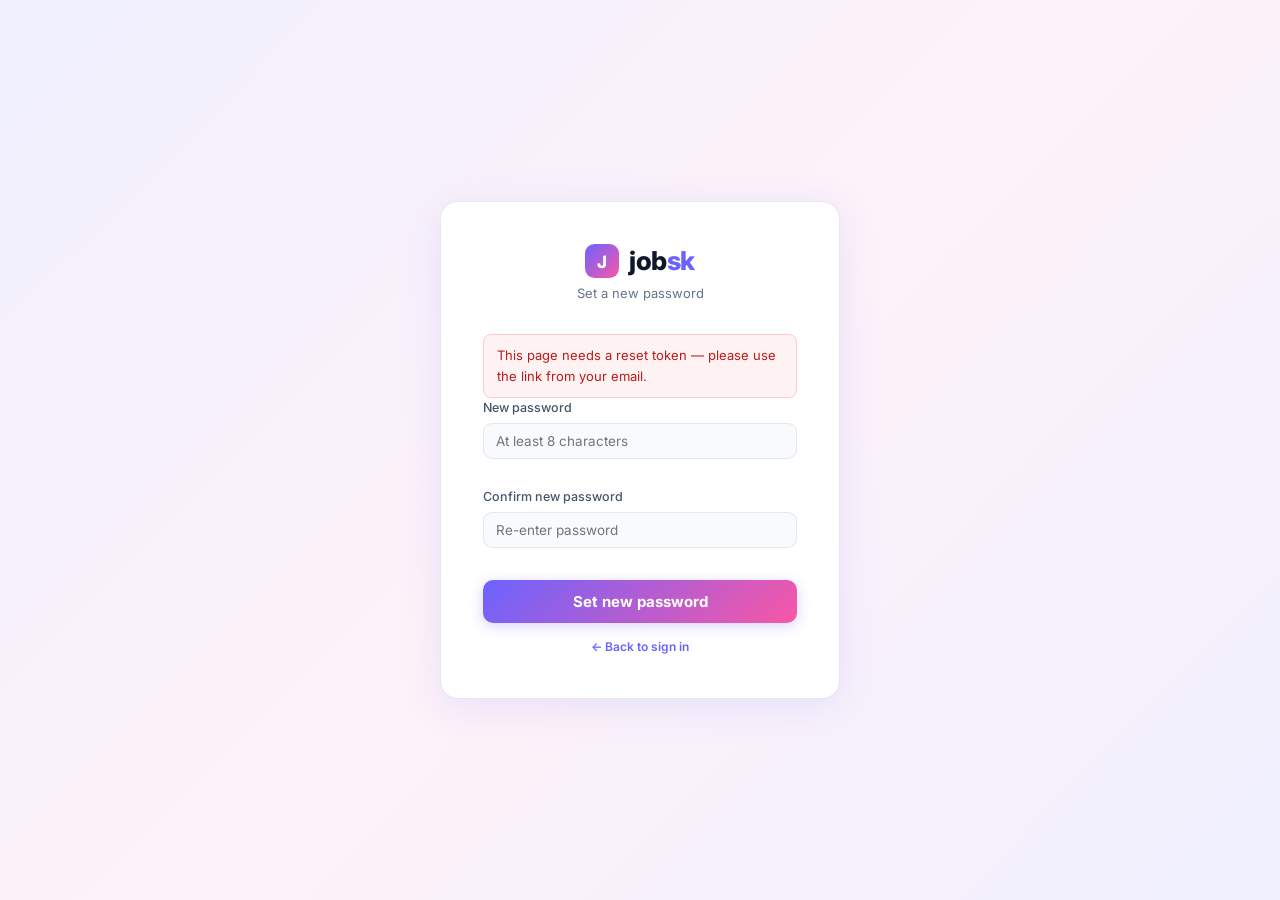
<file: public/pages/reset-password.html>
<!DOCTYPE html>
<html lang="en">
<head>
  <meta charset="UTF-8"/>
  <link rel="icon" href="data:image/svg+xml,%3Csvg xmlns=%27http://www.w3.org/2000/svg%27 viewBox=%270 0 100 100%27%3E%3Crect width=%27100%27 height=%27100%27 rx=%2722%27 fill=%27%236c63ff%27/%3E%3Ctext x=%2750%27 y=%2768%27 font-size=%2760%27 font-family=%27Arial,sans-serif%27 font-weight=%27700%27 fill=%27white%27 text-anchor=%27middle%27%3EJ%3C/text%3E%3C/svg%3E"/>
  <meta name="viewport" content="width=device-width, initial-scale=1.0"/>
  <title>Reset Password — Jobsk</title>
  <link rel="stylesheet" href="../css/style.css"/>
  <link href="https://fonts.googleapis.com/css2?family=Inter:wght@400;500;600;700;800&display=swap" rel="stylesheet"/>
  <style>body{overflow:auto;height:auto}</style>
</head>
<body>

<div class="auth-wrap">
  <div class="auth-card">
    <div class="auth-logo-area">
      <div class="auth-logo-row">
        <div class="logo-box">
          <svg width="34" height="34" viewBox="0 0 36 36">
            <defs><linearGradient id="lgAuth" x1="0" y1="0" x2="1" y2="1"><stop offset="0%" stop-color="#6c63ff"/><stop offset="100%" stop-color="#f857a6"/></linearGradient></defs>
            <rect width="36" height="36" rx="10" fill="url(#lgAuth)"/>
            <text x="18" y="25" text-anchor="middle" font-family="Inter,sans-serif" font-weight="800" font-size="18" fill="white">J</text>
          </svg>
        </div>
        <div class="logo-name">job<span>sk</span></div>
      </div>
      <p>Set a new password</p>
    </div>

    <div class="auth-msg error" id="authError"></div>
    <div class="auth-msg success" id="authSuccess"></div>

    <div class="auth-form">
      <div class="fg">
        <label class="fl">New password</label>
        <input class="fi" type="password" id="newPassword" placeholder="At least 8 characters"/>
      </div>
      <div class="fg">
        <label class="fl">Confirm new password</label>
        <input class="fi" type="password" id="confirmPassword" placeholder="Re-enter password"/>
      </div>
      <button class="auth-submit" onclick="submitReset()">Set new password</button>
      <p style="text-align:center;font-size:12px;color:#94a3b8">
        <a href="login.html" style="color:#6c63ff;cursor:pointer;font-weight:600">← Back to sign in</a>
      </p>
    </div>
  </div>
</div>

<div class="toasts" id="toasts"></div>

<script src="../js/config.js"></script>
<script>
function showErr(msg) {
  const el = document.getElementById('authError');
  el.textContent = msg; el.style.display = 'block';
  document.getElementById('authSuccess').style.display = 'none';
}
function showOk(msg) {
  const el = document.getElementById('authSuccess');
  el.textContent = msg; el.style.display = 'block';
  document.getElementById('authError').style.display = 'none';
}

function getToken() {
  return new URLSearchParams(window.location.search).get('token');
}

async function submitReset() {
  const token = getToken();
  const password = document.getElementById('newPassword').value;
  const confirm = document.getElementById('confirmPassword').value;

  if (!token) { showErr('This reset link is missing its token — please use the link from your email.'); return; }
  if (password.length < 8) { showErr('Password must be at least 8 characters'); return; }
  if (password !== confirm) { showErr('Passwords do not match'); return; }

  try {
    const res = await fetch(BACKEND_URL + '/api/auth/reset-password', {
      method: 'POST',
      headers: { 'Content-Type': 'application/json' },
      body: JSON.stringify({ token, password }),
    });
    const data = await res.json();
    if (data.success) {
      showOk('Password updated! Redirecting to sign in...');
      setTimeout(() => window.location.href = 'login.html', 1200);
    } else {
      showErr(data.message || 'Could not reset password');
    }
  } catch (e) {
    showErr('Could not reach the server. Is the backend running at ' + BACKEND_URL + '?');
  }
}

if (!getToken()) {
  showErr('This page needs a reset token — please use the link from your email.');
}
</script>
</body>
</html>
</file>
<file: public/css/style.css>
/* ═══════════════════════════════════════════
   JOBSK — COMPLETE STYLESHEET
   ═══════════════════════════════════════════ */

/* ── RESET ── */
*, *::before, *::after { margin:0; padding:0; box-sizing:border-box; }
html { font-size:16px; scroll-behavior:smooth; }
:root { --topbar-h: 60px; }
body {
  font-family: 'Inter', -apple-system, BlinkMacSystemFont, 'Segoe UI', sans-serif;
  background: #f8fafc;
  color: #0f172a;
  line-height: 1.6;
  overflow: hidden;
  height: 100vh;
  height: 100dvh;
  display: flex;
  flex-direction: column;
  -webkit-font-smoothing: antialiased;
}
a { text-decoration:none; color:inherit; }
button { cursor:pointer; font-family:inherit; border:none; background:none; }
input, textarea, select { font-family:inherit; }
::-webkit-scrollbar { width:5px; }
::-webkit-scrollbar-track { background:transparent; }
::-webkit-scrollbar-thumb { background:#e2e8f0; border-radius:3px; }
::-webkit-scrollbar-thumb:hover { background:#cbd5e1; }
::selection { background:rgba(108,99,255,0.15); }

/* ════════════════════════════════════════════
   TOP BAR — hamburger menu button + Jobsk logo,
   always visible; opens the sidebar as a drawer
   over a full-width main content area
════════════════════════════════════════════ */
.app-topbar {
  flex-shrink: 0;
  height: var(--topbar-h);
  display: flex;
  align-items: center;
  gap: 14px;
  padding: 0 18px;
  background: #ffffff;
  border-bottom: 1px solid #e2e8f0;
}
.menu-btn {
  width: 40px;
  height: 40px;
  border-radius: 10px;
  display: flex;
  align-items: center;
  justify-content: center;
  color: #334155;
  flex-shrink: 0;
  transition: background 0.15s, color 0.15s;
}
.menu-btn:hover { background: #f1f5f9; color: #0f172a; }
.menu-btn:active { background: #e2e8f0; }
.topbar-logo {
  display: flex;
  align-items: center;
  gap: 10px;
  min-width: 0;
}

/* ── Logo (shared: top bar + login/signup pages) ── */
.logo-box { flex-shrink:0; display:flex; }
.logo-name {
  font-size: 20px;
  font-weight: 800;
  letter-spacing: -0.5px;
  color: #0f172a;
  line-height: 1;
  white-space: nowrap;
}
.logo-name span { color: #6c63ff; }
.logo-tag {
  font-size: 10.5px;
  color: #94a3b8;
  margin-top: 3px;
  font-weight: 400;
}

/* ── LAYOUT: full-width main; sidebar is an off-canvas drawer ── */
.layout {
  display: flex;
  flex: 1;
  min-height: 0;
  overflow: hidden;
  position: relative;
}

/* Dims the page behind the open drawer; also the tap-to-close target */
.sidebar-backdrop {
  position: fixed;
  top: var(--topbar-h);
  left: 0; right: 0; bottom: 0;
  background: rgba(15,23,42,0.45);
  opacity: 0;
  pointer-events: none;
  transition: opacity 0.2s ease;
  z-index: 1200;
}
.sidebar-backdrop.open { opacity: 1; pointer-events: auto; }

/* ════════════════════════════════════════════
   SIDEBAR — off-canvas drawer, opened via the
   menu button in the top bar
════════════════════════════════════════════ */
.sidebar {
  position: fixed;
  top: var(--topbar-h);
  left: 0;
  bottom: 0;
  width: 280px;
  max-width: 85vw;
  background: #ffffff;
  border-right: 1px solid #e2e8f0;
  display: flex;
  flex-direction: column;
  overflow: hidden;
  flex-shrink: 0;
  transform: translateX(-100%);
  transition: transform 0.25s ease;
  z-index: 1300;
  box-shadow: 10px 0 30px rgba(15,23,42,0.12);
}
.sidebar.open { transform: translateX(0); }

.sidebar-head {
  display: flex;
  align-items: center;
  justify-content: space-between;
  padding: 16px 16px 12px;
  border-bottom: 1px solid #f1f5f9;
  flex-shrink: 0;
}
.sidebar-head-label {
  font-size: 11px;
  font-weight: 700;
  letter-spacing: 1.5px;
  text-transform: uppercase;
  color: #94a3b8;
}
.sidebar-close {
  width: 30px;
  height: 30px;
  border-radius: 8px;
  display: flex;
  align-items: center;
  justify-content: center;
  color: #64748b;
  font-size: 14px;
  transition: background 0.15s, color 0.15s;
}
.sidebar-close:hover { background: #f1f5f9; color: #0f172a; }

/* ── Nav ── */
.sb-nav {
  flex: 1;
  overflow-y: auto;
  padding: 10px 10px 6px;
}
.nav-group-label {
  font-size: 10px;
  font-weight: 600;
  letter-spacing: 1.5px;
  text-transform: uppercase;
  color: #94a3b8;
  padding: 12px 10px 6px;
  margin-top: 2px;
}

.nav-item {
  display: flex;
  align-items: center;
  gap: 11px;
  width: 100%;
  padding: 10px 11px;
  border-radius: 10px;
  margin-bottom: 2px;
  text-align: left;
  transition: background 0.15s, color 0.15s;
  position: relative;
}
.nav-item:hover { background: #f8fafc; }
.nav-item.active { background: #f0f0ff; }

.ni-icon {
  width: 34px;
  height: 34px;
  border-radius: 9px;
  display: flex;
  align-items: center;
  justify-content: center;
  flex-shrink: 0;
  transition: transform 0.15s;
}
.nav-item:hover .ni-icon { transform: scale(1.06); }

.ni-text {
  display: flex;
  flex-direction: column;
  gap: 1px;
  flex: 1;
  min-width: 0;
}
.ni-label {
  font-size: 13.5px;
  font-weight: 500;
  color: #334155;
  line-height: 1;
}
.nav-item.active .ni-label { color: #6c63ff; font-weight: 600; }
.ni-sub {
  font-size: 11px;
  color: #94a3b8;
  white-space: nowrap;
  overflow: hidden;
  text-overflow: ellipsis;
}
.nav-item.active .ni-sub { color: #a5b4fc; }

.ni-badge {
  font-size: 10px;
  font-weight: 700;
  padding: 2px 7px;
  border-radius: 10px;
  color: white;
  flex-shrink: 0;
}
.ni-badge.purple { background: #6c63ff; }
.ni-badge.pink   { background: #db2777; }
.ni-badge.blue   { background: #2563eb; }

.ni-live {
  font-size: 9.5px;
  font-weight: 600;
  background: #dcfce7;
  color: #16a34a;
  border: 1px solid #bbf7d0;
  padding: 2px 7px;
  border-radius: 8px;
  flex-shrink: 0;
}

/* ── User ── */
.sb-user {
  padding: 12px;
  border-top: 1px solid #f1f5f9;
  flex-shrink: 0;
}
.user-row {
  display: flex;
  align-items: center;
  gap: 10px;
  padding: 10px 11px;
  border-radius: 10px;
  background: #f8fafc;
  cursor: pointer;
  transition: background 0.15s;
}
.user-row:hover { background: #f1f5f9; }
.user-av {
  width: 34px;
  height: 34px;
  border-radius: 50%;
  background: linear-gradient(135deg, #6c63ff, #f857a6);
  display: flex;
  align-items: center;
  justify-content: center;
  font-size: 12px;
  font-weight: 700;
  color: white;
  flex-shrink: 0;
}
.user-info { flex:1; min-width:0; }
.user-name {
  font-size: 13px;
  font-weight: 600;
  color: #0f172a;
  white-space: nowrap;
  overflow: hidden;
  text-overflow: ellipsis;
}
.user-email {
  font-size: 11px;
  color: #94a3b8;
  white-space: nowrap;
  overflow: hidden;
  text-overflow: ellipsis;
}
.user-more {
  color: #94a3b8;
  font-size: 18px;
  padding: 2px 4px;
  border-radius: 4px;
  flex-shrink: 0;
  transition: color 0.15s;
}
.user-more:hover { color: #334155; }

/* ════════════════════════════════════════════
   MAIN AREA  (70% width)
════════════════════════════════════════════ */
.main {
  flex: 1;
  overflow-y: auto;
  background: #f8fafc;
}

/* ── Screens ── */
.screen { display:none; padding:28px 32px; min-height:100%; }
.screen.active { display:block; }

/* ── Page header ── */
.page-head {
  display: flex;
  justify-content: space-between;
  align-items: flex-start;
  margin-bottom: 24px;
  gap: 16px;
}
.page-head h1 {
  font-size: 22px;
  font-weight: 700;
  letter-spacing: -0.5px;
  color: #0f172a;
  margin-bottom: 3px;
}
.page-head p { font-size: 14px; color: #64748b; }

/* ── Section title ── */
.sec-title {
  font-size: 14px;
  font-weight: 600;
  color: #0f172a;
  margin-bottom: 12px;
}

/* ════════════════════════════════════════════
   BUTTONS
════════════════════════════════════════════ */
.btn-primary {
  display: inline-flex;
  align-items: center;
  gap: 7px;
  background: linear-gradient(135deg, #6c63ff, #f857a6);
  color: white;
  font-size: 13.5px;
  font-weight: 600;
  padding: 9px 20px;
  border-radius: 9px;
  transition: opacity 0.15s, transform 0.15s;
  white-space: nowrap;
  box-shadow: 0 2px 10px rgba(108,99,255,0.25);
}
.btn-primary:hover { opacity:0.88; transform:translateY(-1px); }

.btn-outline {
  display: inline-flex;
  align-items: center;
  gap: 7px;
  background: white;
  color: #334155;
  font-size: 13.5px;
  font-weight: 500;
  padding: 9px 18px;
  border-radius: 9px;
  border: 1px solid #e2e8f0;
  transition: all 0.15s;
  white-space: nowrap;
}
.btn-outline:hover { border-color:#cbd5e1; background:#f8fafc; }

.btn-search {
  display: flex;
  align-items: center;
  gap: 6px;
  background: linear-gradient(135deg, #6c63ff, #f857a6);
  color: white;
  font-size: 13.5px;
  font-weight: 600;
  padding: 10px 20px;
  border-radius: 9px;
  flex-shrink: 0;
  transition: opacity 0.15s;
}
.btn-search:hover { opacity:0.88; }

.btn-apply {
  background: linear-gradient(135deg, #6c63ff, #f857a6);
  color: white;
  font-size: 12px;
  font-weight: 600;
  padding: 7px 16px;
  border-radius: 8px;
  white-space: nowrap;
  flex-shrink: 0;
  transition: opacity 0.15s;
}
.btn-apply:hover { opacity:0.85; }

/* ════════════════════════════════════════════
   HOME — STAT CARDS
════════════════════════════════════════════ */
.stat-row {
  display: grid;
  grid-template-columns: repeat(4, 1fr);
  gap: 12px;
  margin-bottom: 20px;
}
.scard {
  background: white;
  border: 1px solid #e2e8f0;
  border-radius: 12px;
  padding: 16px;
  transition: box-shadow 0.15s, transform 0.15s;
}
.scard:hover { box-shadow: 0 4px 16px rgba(0,0,0,0.07); transform:translateY(-1px); }
.scard-icon {
  width: 36px;
  height: 36px;
  border-radius: 9px;
  display: flex;
  align-items: center;
  justify-content: center;
  margin-bottom: 10px;
}
.scard-val {
  font-size: 26px;
  font-weight: 700;
  letter-spacing: -1px;
  line-height: 1;
  margin-bottom: 4px;
}
.scard-label { font-size: 12px; color: #64748b; margin-bottom: 3px; }
.scard-trend { font-size: 11px; color: #22c55e; font-weight: 500; }

/* ── Agent banner ── */
.agent-banner {
  display: flex;
  justify-content: space-between;
  align-items: center;
  background: linear-gradient(135deg, rgba(108,99,255,0.07), rgba(248,87,166,0.07));
  border: 1px solid rgba(108,99,255,0.18);
  border-radius: 12px;
  padding: 14px 18px;
  margin-bottom: 22px;
}
.agent-banner-l {
  display: flex;
  align-items: center;
  gap: 12px;
}
.agent-pulse-dot {
  width: 10px;
  height: 10px;
  background: #22c55e;
  border-radius: 50%;
  flex-shrink: 0;
  animation: pulse 2s infinite;
}
@keyframes pulse {
  0%,100% { box-shadow:0 0 0 0 rgba(34,197,94,0.4); }
  50%      { box-shadow:0 0 0 6px rgba(34,197,94,0); }
}
.ab-title { font-size:13.5px; font-weight:600; color:#0f172a; }
.ab-sub   { font-size:11.5px; color:#64748b; margin-top:2px; }
.ab-timer {
  font-size: 12.5px;
  font-weight: 600;
  color: #6c63ff;
  font-family: 'JetBrains Mono', monospace;
  background: white;
  border: 1px solid #e2e8f0;
  padding: 5px 12px;
  border-radius: 8px;
}

/* ════════════════════════════════════════════
   JOB CARDS
════════════════════════════════════════════ */
.job-list { display:flex; flex-direction:column; gap:8px; }
.job-card {
  display: flex;
  align-items: center;
  gap: 14px;
  background: white;
  border: 1px solid #e2e8f0;
  border-radius: 12px;
  padding: 14px 16px;
  transition: all 0.15s;
}
.job-card:hover { border-color:#c7d2fe; box-shadow:0 2px 12px rgba(108,99,255,0.08); }
.job-logo {
  width: 38px;
  height: 38px;
  border-radius: 10px;
  display: flex;
  align-items: center;
  justify-content: center;
  font-weight: 800;
  font-size: 14px;
  color: white;
  flex-shrink: 0;
}
.job-info { flex:1; min-width:0; }
.job-title { font-size:14px; font-weight:600; color:#0f172a; margin-bottom:5px; }
.job-meta {
  display: flex;
  gap: 10px;
  flex-wrap: wrap;
  align-items: center;
  font-size: 12px;
  color: #64748b;
}
.job-rate { color:#16a34a; font-weight:600; }
.job-match {
  font-size: 10.5px;
  background: #eef2ff;
  color: #4338ca;
  padding: 2px 8px;
  border-radius: 6px;
  font-weight: 600;
}

/* ════════════════════════════════════════════
   SEARCH ENGINE
════════════════════════════════════════════ */
.engine {
  display: flex;
  flex-direction: column;
  gap: 14px;
}
.eblock {
  background: white;
  border: 1px solid #e2e8f0;
  border-radius: 12px;
  padding: 18px;
}
.eblock-label {
  display: flex;
  align-items: center;
  gap: 7px;
  font-size: 13px;
  font-weight: 600;
  color: #0f172a;
  margin-bottom: 14px;
}
.eblock-label svg { flex-shrink:0; color:#64748b; }

/* platform picker */
.ppicker {
  display: grid;
  grid-template-columns: repeat(auto-fill, minmax(90px, 1fr));
  gap: 8px;
}
.pp { cursor:pointer; }
.pp input { display:none; }
.pp-in {
  display: flex;
  flex-direction: column;
  align-items: center;
  gap: 6px;
  padding: 10px 8px;
  background: #f8fafc;
  border: 1px solid #e2e8f0;
  border-radius: 10px;
  font-size: 11.5px;
  color: #475569;
  transition: all 0.15s;
  text-align: center;
}
.pp input:checked + .pp-in {
  background: #eef2ff;
  border-color: #a5b4fc;
  color: #4338ca;
  font-weight: 600;
}
.pp:hover .pp-in { border-color:#c7d2fe; }
.pp-logo {
  width: 28px;
  height: 28px;
  border-radius: 7px;
  display: flex;
  align-items: center;
  justify-content: center;
  font-weight: 800;
  font-size: 11px;
  color: white;
}
.pcount { font-size:11.5px; color:#94a3b8; margin-top:10px; }

.sel-all {
  margin-left: auto;
  font-size: 12px;
  color: #6c63ff;
  background: #eef2ff;
  border: 1px solid #c7d2fe;
  padding: 4px 12px;
  border-radius: 8px;
  transition: background 0.15s;
}
.sel-all:hover { background:#e0e7ff; }

/* toggle groups */
.tgroup { display:flex; flex-wrap:wrap; gap:6px; }
.tbtn {
  padding: 6px 13px;
  border-radius: 8px;
  font-size: 12.5px;
  font-weight: 500;
  color: #475569;
  background: #f8fafc;
  border: 1px solid #e2e8f0;
  transition: all 0.15s;
}
.tbtn:hover { border-color:#c7d2fe; color:#4338ca; }
.tbtn.on {
  background: #eef2ff;
  border-color: #a5b4fc;
  color: #4338ca;
  font-weight: 600;
}

/* rate slider */
.rate-wrap { display:flex; flex-direction:column; gap:8px; }
.rslider {
  width: 100%;
  height: 4px;
  -webkit-appearance: none;
  background: linear-gradient(90deg, #6c63ff, #f857a6);
  border-radius: 2px;
  outline: none;
}
.rslider::-webkit-slider-thumb {
  -webkit-appearance: none;
  width: 16px;
  height: 16px;
  border-radius: 50%;
  background: white;
  border: 2px solid #6c63ff;
  cursor: pointer;
  transition: box-shadow 0.15s;
}
.rslider::-webkit-slider-thumb:hover { box-shadow:0 0 0 4px rgba(108,99,255,0.15); }
.rate-val {
  font-size: 13px;
  font-weight: 600;
  color: #6c63ff;
  font-family: 'JetBrains Mono', monospace;
}

/* search input */
.search-row-wrap {
  display: flex;
  gap: 8px;
  align-items: center;
  background: #f8fafc;
  border: 1.5px solid #e2e8f0;
  border-radius: 10px;
  padding: 8px 8px 8px 14px;
  margin-bottom: 12px;
  transition: border-color 0.15s;
}
.search-row-wrap:focus-within { border-color:#a5b4fc; }
.search-big {
  flex: 1;
  border: none;
  outline: none;
  background: transparent;
  font-size: 14px;
  color: #0f172a;
}
.search-big::placeholder { color:#94a3b8; }

/* quick tags */
.qtags { display:flex; flex-wrap:wrap; gap:7px; }
.qt {
  font-size: 12px;
  padding: 4px 12px;
  border-radius: 20px;
  background: #f1f5f9;
  border: 1px solid #e2e8f0;
  color: #475569;
  cursor: pointer;
  transition: all 0.15s;
}
.qt:hover { background:#eef2ff; border-color:#c7d2fe; color:#4338ca; }

/* CV drop */
.cv-drop {
  border: 1.5px dashed #c7d2fe;
  border-radius: 12px;
  padding: 22px;
  text-align: center;
  cursor: pointer;
  transition: all 0.15s;
  background: #f8f8ff;
}
.cv-drop:hover, .cv-drop.dv {
  border-color: #6c63ff;
  background: #eef2ff;
}
.cv-drop-icon { margin-bottom:8px; }
.cv-drop-t { font-size:13.5px; font-weight:600; color:#0f172a; margin-bottom:4px; }
.cv-drop-s { font-size:12px; color:#64748b; }

/* run button */
.run-btn {
  display: flex;
  align-items: center;
  justify-content: center;
  gap: 10px;
  width: 100%;
  background: linear-gradient(135deg, #6c63ff, #f857a6);
  color: white;
  font-size: 15px;
  font-weight: 700;
  padding: 14px;
  border-radius: 12px;
  transition: opacity 0.15s, transform 0.15s;
  box-shadow: 0 4px 20px rgba(108,99,255,0.3);
}
.run-btn:hover { opacity:0.9; transform:translateY(-2px); }
.run-key {
  margin-left: auto;
  font-size: 11px;
  opacity: 0.65;
  font-family: 'JetBrains Mono', monospace;
}

/* results */
.res-hdr { font-size:13px; color:#64748b; padding:4px 0 12px; }
.res-hdr strong { color:#0f172a; }

/* ════════════════════════════════════════════
   PLATFORMS GRID
════════════════════════════════════════════ */
.filter-row { display:flex; gap:6px; flex-wrap:wrap; }
.ftab {
  padding: 7px 15px;
  border-radius: 8px;
  font-size: 12.5px;
  font-weight: 500;
  color: #475569;
  background: white;
  border: 1px solid #e2e8f0;
  transition: all 0.15s;
}
.ftab:hover { border-color:#c7d2fe; color:#4338ca; }
.ftab.on {
  background: #eef2ff;
  border-color: #a5b4fc;
  color: #4338ca;
  font-weight: 600;
}

.pgrid {
  display: grid;
  grid-template-columns: repeat(auto-fill, minmax(260px, 1fr));
  gap: 12px;
  margin-top: 4px;
}
.pcard {
  background: white;
  border: 1px solid #e2e8f0;
  border-radius: 12px;
  padding: 16px;
  transition: all 0.15s;
  cursor: pointer;
}
.pcard:hover { border-color:#c7d2fe; box-shadow:0 4px 16px rgba(108,99,255,0.09); transform:translateY(-2px); }
.pcard.hidden { display:none; }

.pc-top { display:flex; align-items:center; gap:10px; margin-bottom:10px; }
.pc-logo {
  width: 38px;
  height: 38px;
  border-radius: 10px;
  display: flex;
  align-items: center;
  justify-content: center;
  font-weight: 800;
  font-size: 13px;
  color: white;
  flex-shrink: 0;
}
.pc-info { flex:1; min-width:0; }
.pc-name { font-size:14px; font-weight:600; color:#0f172a; }
.pc-type { font-size:11.5px; color:#64748b; }
.pc-right { display:flex; flex-direction:column; align-items:flex-end; gap:4px; flex-shrink:0; }
.pc-jobs { font-size:11px; color:#64748b; }
.pc-live {
  font-size: 9.5px;
  font-weight: 600;
  background: #dcfce7;
  color: #16a34a;
  border: 1px solid #bbf7d0;
  padding: 2px 7px;
  border-radius: 8px;
}
.pc-desc { font-size:12.5px; color:#64748b; line-height:1.6; }

/* ════════════════════════════════════════════
   AI CHAT
════════════════════════════════════════════ */
.chat-layout {
  display: grid;
  grid-template-columns: 200px 1fr;
  gap: 0;
  background: white;
  border: 1px solid #e2e8f0;
  border-radius: 14px;
  overflow: hidden;
  height: calc(100vh - var(--topbar-h) - 160px);
  min-height: 0; /* fix: grid rows default to min-height:auto which let the
                    message list overflow the box instead of scrolling inside it */
}

.chat-topics {
  background: #f8fafc;
  border-right: 1px solid #e2e8f0;
  padding: 16px 12px;
  overflow-y: auto;
}
.ct-label {
  font-size: 10px;
  font-weight: 700;
  letter-spacing: 1.5px;
  text-transform: uppercase;
  color: #94a3b8;
  padding: 0 6px 10px;
}
.ctbtn {
  display: flex;
  align-items: center;
  gap: 8px;
  width: 100%;
  padding: 9px 10px;
  border-radius: 8px;
  font-size: 12.5px;
  color: #475569;
  text-align: left;
  transition: all 0.15s;
  margin-bottom: 2px;
}
.ctbtn:hover { background: white; color: #0f172a; }
.ctd {
  width: 7px;
  height: 7px;
  border-radius: 50%;
  flex-shrink: 0;
}

.chat-window {
  display: flex;
  flex-direction: column;
  min-height: 0; /* same fix, one level down: flex children also default to
                    min-height:auto and won't shrink to let .chat-msgs scroll */
  height: 100%;
}
.cw-header {
  display: flex;
  align-items: center;
  gap: 10px;
  padding: 13px 18px;
  border-bottom: 1px solid #f1f5f9;
  background: white;
  flex-shrink: 0;
}
.cw-av {
  width: 34px;
  height: 34px;
  border-radius: 50%;
  background: linear-gradient(135deg, #6c63ff, #f857a6);
  display: flex;
  align-items: center;
  justify-content: center;
  font-size: 15px;
  flex-shrink: 0;
}
.cw-name { font-size:13.5px; font-weight:600; color:#0f172a; }
.cw-status {
  font-size: 11.5px;
  color: #16a34a;
  display: flex;
  align-items: center;
  gap: 5px;
}
.online-dot {
  width: 7px;
  height: 7px;
  background: #22c55e;
  border-radius: 50%;
  animation: pulse 2s infinite;
}

.chat-msgs {
  flex: 1;
  min-height: 0;
  overflow-y: auto;
  padding: 18px;
  display: flex;
  flex-direction: column;
  gap: 12px;
}
.cmsg { display:flex; animation: fadeUp 0.3s ease; }
.cmsg.bot { align-self:flex-start; }
.cmsg.user { align-self:flex-end; flex-direction:row-reverse; }
@keyframes fadeUp {
  from { opacity:0; transform:translateY(6px); }
  to   { opacity:1; transform:translateY(0); }
}
.cmsg-bbl {
  max-width: 78%;
  font-size: 13.5px;
  line-height: 1.65;
  padding: 11px 15px;
  border-radius: 12px;
}
.cmsg.bot .cmsg-bbl {
  background: #f0f0ff;
  color: #3730a3;
  border-radius: 4px 12px 12px 12px;
}
.cmsg.user .cmsg-bbl {
  background: #fdf2f8;
  color: #831843;
  border-radius: 12px 4px 12px 12px;
}
.cmsg-bbl.typing {
  color: #94a3b8;
  font-style: italic;
  background: #f8fafc;
  border-radius: 4px 12px 12px 12px;
}

.chat-inp-row {
  display: flex;
  gap: 8px;
  padding: 12px 16px;
  border-top: 1px solid #f1f5f9;
  flex-shrink: 0;
}
.chat-inp {
  flex: 1;
  background: #f8fafc;
  border: 1.5px solid #e2e8f0;
  border-radius: 10px;
  padding: 10px 14px;
  font-size: 13.5px;
  color: #0f172a;
  outline: none;
  transition: border-color 0.15s;
}
.chat-inp:focus { border-color:#a5b4fc; }
.chat-inp::placeholder { color:#94a3b8; }
.chat-send {
  width: 40px;
  height: 40px;
  border-radius: 10px;
  background: linear-gradient(135deg, #6c63ff, #f857a6);
  display: flex;
  align-items: center;
  justify-content: center;
  flex-shrink: 0;
  color: white;
  transition: opacity 0.15s;
}
.chat-send:hover { opacity:0.88; }

/* ════════════════════════════════════════════
   CV SCREEN
════════════════════════════════════════════ */
.cv-zone {
  border: 1.5px dashed #c7d2fe;
  border-radius: 14px;
  padding: 32px;
  text-align: center;
  cursor: pointer;
  transition: all 0.15s;
  background: #f8f8ff;
  margin-bottom: 24px;
}
.cv-zone:hover, .cv-zone.dv { border-color:#6c63ff; background:#eef2ff; }
.cvz-icon { margin-bottom:10px; }
.cvz-t { font-size:15px; font-weight:600; color:#0f172a; margin-bottom:4px; }
.cvz-s { font-size:12.5px; color:#64748b; }

.skills-row { display:flex; flex-wrap:wrap; gap:8px; margin-bottom:24px; }
.sk {
  font-size: 12px;
  font-weight: 600;
  padding: 5px 13px;
  border-radius: 20px;
  border: 1px solid transparent;
}

.score-box {
  background: white;
  border: 1px solid #e2e8f0;
  border-radius: 12px;
  padding: 18px;
}
.score-top {
  display: flex;
  justify-content: space-between;
  align-items: center;
  margin-bottom: 10px;
  font-size: 13.5px;
  font-weight: 500;
}
.score-num { font-size:20px; font-weight:700; color:#6c63ff; }
.score-bar {
  height: 7px;
  background: #f1f5f9;
  border-radius: 4px;
  overflow: hidden;
  margin-bottom: 10px;
}
.score-fill {
  width: 87%;
  height: 100%;
  background: linear-gradient(90deg, #6c63ff, #f857a6);
  border-radius: 4px;
}
.score-tip { font-size:12.5px; color:#64748b; line-height:1.6; }

/* ════════════════════════════════════════════
   ALERTS
════════════════════════════════════════════ */
.block-card {
  background: white;
  border: 1px solid #e2e8f0;
  border-radius: 12px;
  padding: 20px;
  margin-bottom: 8px;
}
.form-2col {
  display: grid;
  grid-template-columns: 1fr 1fr;
  gap: 14px;
  margin-bottom: 16px;
}
.fg { display:flex; flex-direction:column; gap:5px; margin-bottom:14px; }
.fl { font-size:12.5px; font-weight:500; color:#475569; }
.fi {
  background: #f8fafc;
  border: 1.5px solid #e2e8f0;
  border-radius: 9px;
  padding: 9px 12px;
  font-size:13.5px;
  color:#0f172a;
  outline:none;
  transition: border-color 0.15s;
}
.fi:focus { border-color:#a5b4fc; }

.alert-list { display:flex; flex-direction:column; gap:8px; }
.alert-row {
  display: flex;
  align-items: center;
  gap: 12px;
  background: white;
  border: 1px solid #e2e8f0;
  border-left: 3px solid #6c63ff;
  border-radius: 0 10px 10px 0;
  padding: 13px 16px;
}
.al-dot { width:10px; height:10px; border-radius:50%; flex-shrink:0; }
.al-info { flex:1; }
.al-title { font-size:13.5px; font-weight:600; color:#0f172a; margin-bottom:2px; }
.al-meta  { font-size:12px; color:#64748b; }
.al-badge {
  font-size: 10.5px;
  font-weight: 600;
  background: #dcfce7;
  color: #16a34a;
  border: 1px solid #bbf7d0;
  padding: 3px 10px;
  border-radius: 8px;
  white-space: nowrap;
}

/* ════════════════════════════════════════════
   GUIDES
════════════════════════════════════════════ */
.guides-grid {
  display: grid;
  grid-template-columns: repeat(auto-fill, minmax(260px, 1fr));
  gap: 12px;
}
.gcard {
  background: white;
  border: 1px solid #e2e8f0;
  border-radius: 12px;
  overflow: hidden;
  cursor: pointer;
  transition: all 0.15s;
}
.gcard:hover { border-color:#c7d2fe; transform:translateY(-2px); box-shadow:0 6px 20px rgba(0,0,0,0.07); }
.gbar { height:4px; }
.gbody { padding:18px; }
.glogo {
  width: 36px;
  height: 36px;
  border-radius: 9px;
  display: flex;
  align-items: center;
  justify-content: center;
  font-weight: 800;
  font-size: 13px;
  color: white;
  margin-bottom: 10px;
}
.gtag {
  display: inline-block;
  font-size: 10.5px;
  font-weight: 600;
  padding: 2px 9px;
  border-radius: 7px;
  margin-bottom: 9px;
}
.gbody h3 { font-size:14px; font-weight:700; color:#0f172a; margin-bottom:7px; }
.gbody p  { font-size:12.5px; color:#64748b; line-height:1.6; margin-bottom:10px; }
.gfooter  { display:flex; gap:12px; font-size:11.5px; color:#94a3b8; margin-bottom:10px; }
.gpop     { color:#f59e0b; }
.gread    { font-size:13px; font-weight:600; color:#6c63ff; }

/* ════════════════════════════════════════════
   NOTIFICATIONS
════════════════════════════════════════════ */
.notif-list { display:flex; flex-direction:column; gap:8px; }
.nitem {
  display: flex;
  align-items: flex-start;
  gap: 12px;
  background: white;
  border: 1px solid #e2e8f0;
  border-radius: 12px;
  padding: 15px 16px;
  position: relative;
  transition: border-color 0.15s;
}
.nitem.new { border-color:#e0e7ff; background:#fafafa; }
.nitem:hover { border-color:#c7d2fe; }
.ni-icon2 {
  width: 36px;
  height: 36px;
  border-radius: 9px;
  display: flex;
  align-items: center;
  justify-content: center;
  flex-shrink: 0;
}
.ni-body { flex:1; }
.ni-t { font-size:13.5px; font-weight:600; color:#0f172a; margin-bottom:3px; }
.ni-p { font-size:12.5px; color:#475569; line-height:1.6; }
.ni-time { font-size:11.5px; color:#94a3b8; margin-top:4px; }
.new-dot2 {
  width: 8px;
  height: 8px;
  background: #6c63ff;
  border-radius: 50%;
  flex-shrink: 0;
  margin-top: 6px;
}

/* ════════════════════════════════════════════
   SETTINGS
════════════════════════════════════════════ */
.settings-grid {
  display: grid;
  grid-template-columns: 1fr 1fr;
  gap: 14px;
}

/* ════════════════════════════════════════════
   GUIDE MODAL
════════════════════════════════════════════ */
.modal {
  display: none;
  position: fixed;
  inset: 0;
  z-index: 1000;
  background: rgba(0,0,0,0.5);
  backdrop-filter: blur(4px);
  align-items: center;
  justify-content: center;
  padding: 20px;
}
.modal.open { display:flex; }
.modal-box {
  background: white;
  border-radius: 16px;
  max-width: 660px;
  width: 100%;
  max-height: 88vh;
  overflow-y: auto;
  padding: 36px;
  position: relative;
  animation: slideUp 0.28s ease;
  box-shadow: 0 20px 60px rgba(0,0,0,0.2);
}
@keyframes slideUp {
  from { opacity:0; transform:translateY(16px); }
  to   { opacity:1; transform:translateY(0); }
}
.modal-x {
  position: absolute;
  top: 14px; right: 14px;
  width: 30px; height: 30px;
  border-radius: 50%;
  background: #f1f5f9;
  border: 1px solid #e2e8f0;
  font-size: 13px;
  color: #64748b;
  display: flex;
  align-items: center;
  justify-content: center;
  transition: background 0.15s;
}
.modal-x:hover { background:#e2e8f0; }
.modal-box h2 { font-size:20px; font-weight:800; color:#0f172a; margin-bottom:6px; letter-spacing:-0.4px; }
.modal-box h3 { font-size:14.5px; font-weight:700; color:#6c63ff; margin:20px 0 7px; }
.modal-box p  { font-size:13.5px; color:#475569; line-height:1.75; margin-bottom:8px; }
.modal-box ul { padding-left:18px; margin-bottom:10px; }
.modal-box ul li { font-size:13.5px; color:#475569; line-height:1.75; margin-bottom:5px; }
.modal-tip {
  background: #f0f0ff;
  border-left: 3px solid #6c63ff;
  border-radius: 0 8px 8px 0;
  padding: 12px 15px;
  font-size:13px;
  color:#3730a3;
  margin:12px 0;
  line-height:1.65;
}

/* ════════════════════════════════════════════
   TOAST NOTIFICATIONS
════════════════════════════════════════════ */
.toasts {
  position: fixed;
  bottom: 22px; right: 22px;
  display: flex;
  flex-direction: column;
  gap: 8px;
  z-index: 2000;
}
.toast {
  display: flex;
  align-items: center;
  gap: 10px;
  background: white;
  border: 1px solid #e2e8f0;
  border-radius: 11px;
  padding: 11px 16px;
  font-size: 13px;
  color: #0f172a;
  max-width: 310px;
  animation: slideInR 0.28s ease;
  box-shadow: 0 4px 20px rgba(0,0,0,0.1);
}
@keyframes slideInR {
  from { opacity:0; transform:translateX(16px); }
  to   { opacity:1; transform:translateX(0); }
}
.toast.success { border-left: 3px solid #22c55e; }
.toast.error   { border-left: 3px solid #ef4444; }
.toast.info    { border-left: 3px solid #6c63ff; }

/* ════════════════════════════════════════════
   LOGIN PAGE (pages/login.html)
════════════════════════════════════════════ */
.auth-wrap {
  min-height: 100vh;
  display: flex;
  align-items: center;
  justify-content: center;
  padding: 40px 20px;
  background: linear-gradient(135deg, #f0f0ff 0%, #fdf2f8 50%, #f0f0ff 100%);
}
.auth-card {
  background: white;
  border: 1px solid #e2e8f0;
  border-radius: 18px;
  padding: 42px;
  width: 100%;
  max-width: 400px;
  box-shadow: 0 8px 40px rgba(108,99,255,0.12);
}
.auth-logo-area { text-align:center; margin-bottom:30px; }
.auth-logo-area .auth-logo-row { display:flex; align-items:center; justify-content:center; gap:10px; }
.auth-logo-area .logo-box svg { width:34px; height:34px; }
.auth-logo-area .logo-name { font-size:26px; }
.auth-logo-area p { font-size:13px; color:#64748b; margin-top:5px; }

.auth-tabs {
  display: flex;
  background: #f8fafc;
  border-radius: 10px;
  padding: 4px;
  margin-bottom: 26px;
  gap: 4px;
}
.auth-tab {
  flex: 1;
  padding: 9px;
  border-radius: 8px;
  font-size: 13.5px;
  font-weight: 500;
  color: #64748b;
  transition: all 0.15s;
}
.auth-tab.active {
  background: linear-gradient(135deg, #6c63ff, #f857a6);
  color: white;
  font-weight: 600;
}

.auth-form { display:flex; flex-direction:column; gap:14px; }
.auth-submit {
  background: linear-gradient(135deg, #6c63ff, #f857a6);
  color: white;
  font-size: 15px;
  font-weight: 700;
  padding: 12px;
  border-radius: 10px;
  margin-top: 4px;
  transition: opacity 0.15s, transform 0.15s;
  box-shadow: 0 3px 14px rgba(108,99,255,0.28);
}
.auth-submit:hover { opacity:0.88; transform:translateY(-1px); }

.auth-msg {
  border-radius: 8px;
  padding: 10px 13px;
  font-size: 13px;
  display: none;
}
.auth-msg.error   { background:#fef2f2; border:1px solid #fecaca; color:#b91c1c; }
.auth-msg.success { background:#f0fdf4; border:1px solid #bbf7d0; color:#16a34a; }

/* ════════════════════════════════════════════
   V2 ADDITIONS
════════════════════════════════════════════ */

/* ── Login method tabs (Email/Phone) ── */
.login-method-tabs {
  display: flex;
  gap: 6px;
  margin-bottom: 4px;
}
.lm-tab {
  flex: 1;
  padding: 7px;
  font-size: 12.5px;
  font-weight: 500;
  color: #64748b;
  background: #f8fafc;
  border: 1px solid #e2e8f0;
  border-radius: 8px;
  transition: all 0.15s;
}
.lm-tab.active {
  background: #eef2ff;
  border-color: #a5b4fc;
  color: #4338ca;
  font-weight: 600;
}

/* ── Form helpers ── */
.fg-2col {
  display: grid;
  grid-template-columns: 1fr 1fr;
  gap: 12px;
}
.field-hint {
  font-size: 11px;
  color: #94a3b8;
  margin-top: 2px;
}
.fg-row {
  display: flex;
  justify-content: space-between;
  align-items: center;
  margin: -4px 0 2px;
}
.checkbox-row {
  display: flex;
  align-items: center;
  gap: 7px;
  font-size: 12.5px;
  color: #64748b;
  cursor: pointer;
}
.checkbox-row input { accent-color: #6c63ff; }
.forgot-link {
  font-size: 12px;
  color: #6c63ff;
  cursor: pointer;
  font-weight: 500;
}

/* ── User dropdown ── */
.user-dropdown {
  flex-direction: column;
  gap: 2px;
  margin-top: 6px;
  background: white;
  border: 1px solid #e2e8f0;
  border-radius: 9px;
  padding: 5px;
  box-shadow: 0 4px 16px rgba(0,0,0,0.08);
}
.user-dropdown button {
  text-align: left;
  padding: 8px 10px;
  border-radius: 6px;
  font-size: 12.5px;
  color: #334155;
  transition: background 0.15s;
}
.user-dropdown button:hover { background:#f8fafc; }

/* ── Search History screen ── */
.history-list { display:flex; flex-direction:column; gap:8px; }
.hist-row {
  display: flex;
  align-items: center;
  gap: 14px;
  background: white;
  border: 1px solid #e2e8f0;
  border-radius: 11px;
  padding: 13px 16px;
}
.hist-icon { font-size:18px; flex-shrink:0; }
.hist-info { flex:1; }
.hist-query { font-size:13.5px; font-weight:600; color:#0f172a; margin-bottom:2px; }
.hist-meta { font-size:12px; color:#64748b; }
.hist-time { font-size:11.5px; color:#94a3b8; white-space:nowrap; }

/* ═══════════════════════════════════════════
   RESPONSIVE — the sidebar is now a full-height
   drawer opened from the top-bar menu button on
   every screen size, so the main pane is always
   full width. These breakpoints only need to
   reflow the *content* (grids, the chat split,
   the page header) for narrower viewports.
   ═══════════════════════════════════════════ */

/* Tablets and small laptops: collapse multi-column
   grids to fewer columns before things get cramped */
@media (max-width: 900px) {
  .stat-row { grid-template-columns: repeat(2, 1fr); }
  .settings-grid,
  .form-2col,
  .fg-2col { grid-template-columns: 1fr; }

  .chat-layout {
    grid-template-columns: 1fr;
    grid-template-rows: auto 1fr;
    height: calc(100vh - var(--topbar-h) - 160px);
  }
  .chat-topics {
    display: flex;
    gap: 6px;
    overflow-x: auto;
    white-space: nowrap;
    padding: 10px 12px;
    border-right: none;
    border-bottom: 1px solid #e2e8f0;
  }
  .ct-label { display: none; }
  .ctbtn { width: auto; flex-shrink: 0; margin-bottom: 0; }
}

/* Phones and narrow tablets in portrait */
@media (max-width: 768px) {
  :root { --topbar-h: 56px; }
  .app-topbar { padding: 0 12px; gap: 10px; }
  .menu-btn { width: 36px; height: 36px; }
  .logo-box svg { width: 26px; height: 26px; }
  .logo-name { font-size: 17px; }

  .sidebar { width: 78vw; max-width: 300px; }

  /* Tighter padding and a stacked page head so titles +
     action buttons don't collide on a narrow viewport */
  .screen { padding: 18px 14px; }
  .page-head {
    flex-direction: column;
    align-items: stretch;
    gap: 10px;
  }
  .page-head h1 { font-size: 18px; }
  .page-head p { font-size: 12.5px; }
  .page-head button { width: 100%; }
}

/* Small phones */
@media (max-width: 480px) {
  .screen { padding: 14px 10px; }
  .page-head h1 { font-size: 16.5px; }
  .stat-row { grid-template-columns: 1fr; }
  .sidebar { width: 82vw; }
  .auth-wrap { padding: 24px 14px; }
  .auth-card { padding: 26px 20px; }
}
</file>
